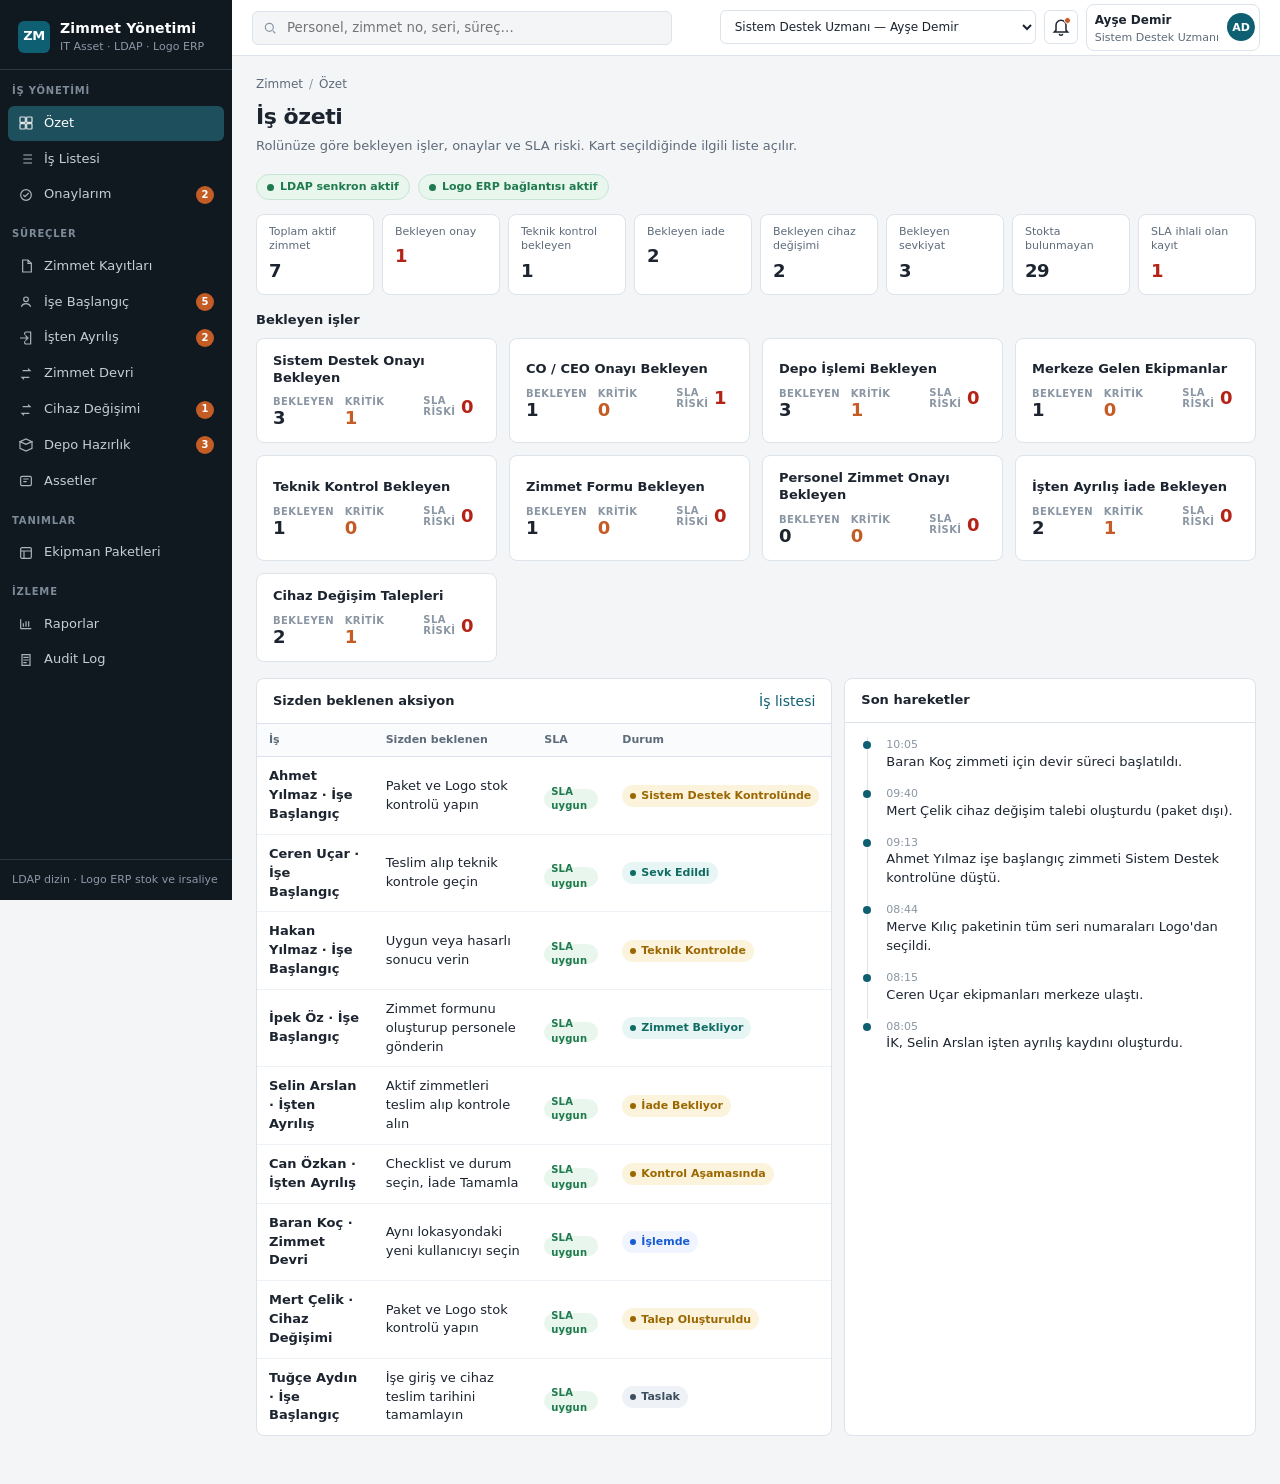
<file: index.html>
<!DOCTYPE html>
<html lang="tr">
<head>
  <meta charset="utf-8" />
  <meta name="viewport" content="width=device-width, initial-scale=1, viewport-fit=cover" />

  <meta http-equiv="Cache-Control" content="no-cache, no-store, must-revalidate" />
  <meta http-equiv="Pragma" content="no-cache" />

  <title>Zimmet Yönetimi — IT Asset</title>

  <link rel="stylesheet" href="app.css?v=20260901-devir2" />
</head>

<body>
  <div id="root"></div>

  <script src="data.js?v=20260901-devir2"></script>
  <script src="app.js?v=20260901-devir2"></script>
</body>
</html>
</file>
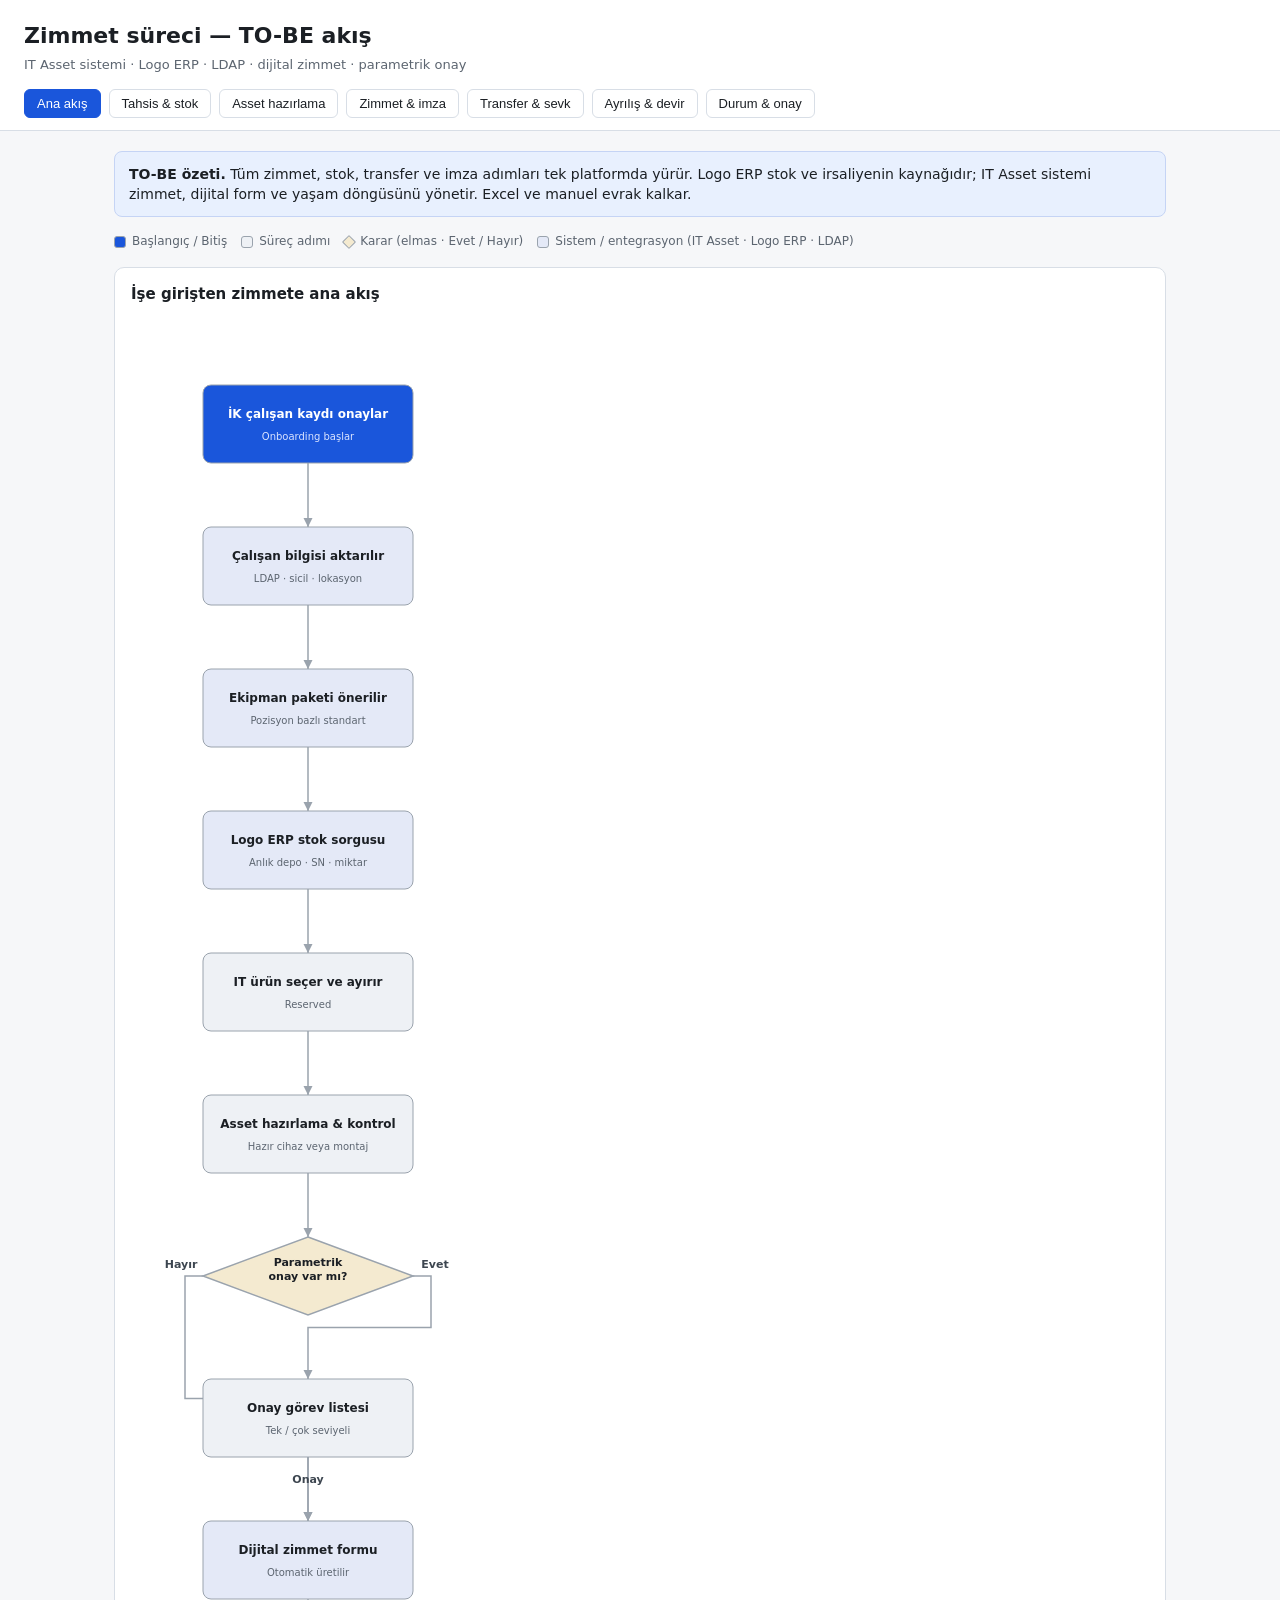
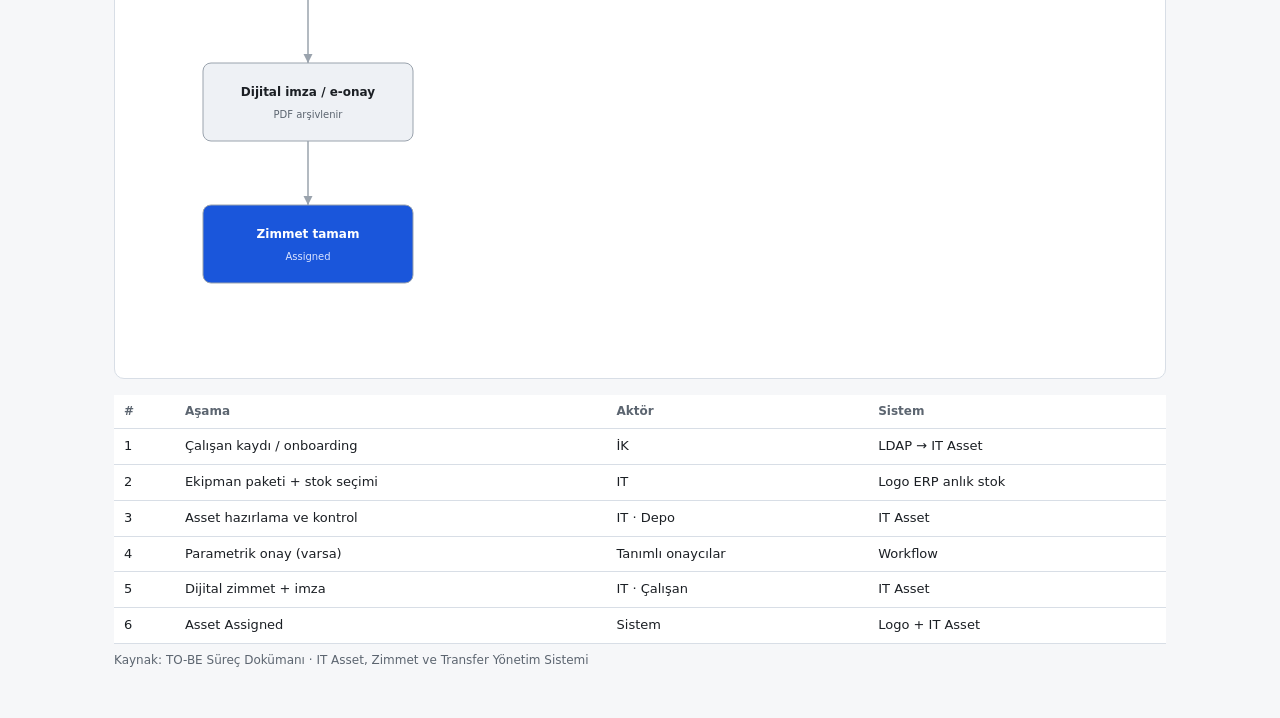
<file: to-be-akis.html>
<!DOCTYPE html>
<html lang="tr">
<head>
  <meta charset="utf-8" />
  <meta name="viewport" content="width=device-width, initial-scale=1" />
  <title>Zimmet süreci — TO-BE akış</title>
  <style>
    :root {
      --bg: #f6f7f9;
      --surface: #ffffff;
      --text: #1b1f24;
      --muted: #5c6570;
      --line: #d8dee6;
      --accent: #1a56db;
      --accent-text: #ffffff;
      --process: #eef1f5;
      --decision: #f4ead0;
      --system: #e4e9f7;
      --start: #1a56db;
    }
    * { box-sizing: border-box; }
    body {
      margin: 0;
      font-family: Segoe UI, system-ui, sans-serif;
      background: var(--bg);
      color: var(--text);
      line-height: 1.45;
    }
    header {
      background: var(--surface);
      border-bottom: 1px solid var(--line);
      padding: 20px 24px 12px;
      position: sticky;
      top: 0;
      z-index: 10;
    }
    h1 { margin: 0 0 4px; font-size: 22px; font-weight: 650; }
    .sub { color: var(--muted); font-size: 13px; margin-bottom: 14px; }
    nav { display: flex; flex-wrap: wrap; gap: 8px; }
    nav button {
      border: 1px solid var(--line);
      background: var(--surface);
      color: var(--text);
      border-radius: 6px;
      padding: 6px 12px;
      font-size: 13px;
      cursor: pointer;
    }
    nav button.active {
      background: var(--accent);
      color: var(--accent-text);
      border-color: var(--accent);
    }
    main { max-width: 1100px; margin: 0 auto; padding: 20px 24px 48px; }
    .note {
      background: #e8f0fe;
      border: 1px solid #c5d4f5;
      border-radius: 8px;
      padding: 12px 14px;
      font-size: 14px;
      margin-bottom: 16px;
    }
    .legend { display: flex; flex-wrap: wrap; gap: 14px; margin: 8px 0 16px; font-size: 12px; color: var(--muted); }
    .legend span { display: inline-flex; align-items: center; gap: 6px; }
    .swatch { width: 12px; height: 12px; border-radius: 3px; border: 1px solid #9aa3ad; display: inline-block; }
    .swatch.diamond { width: 10px; height: 10px; transform: rotate(45deg); border-radius: 1px; }
    .panel {
      background: var(--surface);
      border: 1px solid var(--line);
      border-radius: 10px;
      padding: 16px;
      margin-bottom: 16px;
    }
    .panel h2 { margin: 0 0 8px; font-size: 15px; font-weight: 650; }
    .panel p { margin: 0 0 12px; color: var(--muted); font-size: 14px; }
    .grid { display: grid; grid-template-columns: 1fr 1fr; gap: 12px; }
    @media (max-width: 800px) { .grid { grid-template-columns: 1fr; } }
    table { width: 100%; border-collapse: collapse; font-size: 13px; background: var(--surface); }
    th, td { text-align: left; padding: 8px 10px; border-bottom: 1px solid var(--line); vertical-align: top; }
    th { color: var(--muted); font-weight: 600; font-size: 12px; }
    .flow-wrap { overflow-x: auto; }
    svg text { font-family: Segoe UI, system-ui, sans-serif; }
    footer { color: var(--muted); font-size: 12px; padding-top: 8px; }
  </style>
</head>
<body>
  <header>
    <h1>Zimmet süreci — TO-BE akış</h1>
    <div class="sub">IT Asset sistemi · Logo ERP · LDAP · dijital zimmet · parametrik onay</div>
    <nav id="tabs"></nav>
  </header>
  <main id="app"></main>
  <script>
    const TABS = [
      { id: "ana", label: "Ana akış" },
      { id: "tahsis", label: "Tahsis & stok" },
      { id: "hazirlama", label: "Asset hazırlama" },
      { id: "zimmet", label: "Zimmet & imza" },
      { id: "transfer", label: "Transfer & sevk" },
      { id: "ayrilis", label: "Ayrılış & devir" },
      { id: "durum", label: "Durum & onay" },
    ];

    const FLOWS = {
      ana: {
        nodes: [
          { id: "ik", label: "İK çalışan kaydı onaylar", sub: "Onboarding başlar", kind: "start" },
          { id: "ldap", label: "Çalışan bilgisi aktarılır", sub: "LDAP · sicil · lokasyon", kind: "system" },
          { id: "paket", label: "Ekipman paketi önerilir", sub: "Pozisyon bazlı standart", kind: "system" },
          { id: "stok", label: "Logo ERP stok sorgusu", sub: "Anlık depo · SN · miktar", kind: "system" },
          { id: "secim", label: "IT ürün seçer ve ayırır", sub: "Reserved", kind: "process" },
          { id: "hazir", label: "Asset hazırlama & kontrol", sub: "Hazır cihaz veya montaj", kind: "process" },
          { id: "onay", label: "Parametrik onay var mı?", kind: "decision" },
          { id: "onay_bekle", label: "Onay görev listesi", sub: "Tek / çok seviyeli", kind: "process" },
          { id: "form", label: "Dijital zimmet formu", sub: "Otomatik üretilir", kind: "system" },
          { id: "imza", label: "Dijital imza / e-onay", sub: "PDF arşivlenir", kind: "process" },
          { id: "assigned", label: "Zimmet tamam", sub: "Assigned", kind: "end" },
        ],
        edges: [
          ["ik", "ldap"], ["ldap", "paket"], ["paket", "stok"], ["stok", "secim"],
          ["secim", "hazir"], ["hazir", "onay"],
          ["onay", "onay_bekle", "Evet"], ["onay", "form", "Hayır"],
          ["onay_bekle", "form", "Onay"], ["form", "imza"], ["imza", "assigned"],
        ],
      },
      tahsis: {
        nodes: [
          { id: "start", label: "İK kaydı onaylandı", sub: "İnsan Kaynakları", kind: "start" },
          { id: "bilgi", label: "Sisteme bilgi aktarımı", sub: "Ad · sicil · departman · görev · lokasyon", kind: "system" },
          { id: "oneri", label: "Standart paket önerisi", sub: "Örn. Project Manager paketi", kind: "system" },
          { id: "guncelle", label: "IT paketi günceller mi?", kind: "decision" },
          { id: "paket_evet", label: "Paketi güncelle", sub: "IT kullanıcısı", kind: "process" },
          { id: "paket_hayir", label: "Standart paket", sub: "Değişiklik yok", kind: "process" },
          { id: "logo", label: "Logo ERP stok çekilir", sub: "Kod · ad · SN · depo · miktar", kind: "system" },
          { id: "sec", label: "Teslim edilecek ürün seçilir", sub: "IT kullanıcısı", kind: "process" },
          { id: "reserved", label: "Ürün çalışana ayrılır", sub: "Reserved", kind: "end" },
        ],
        edges: [
          ["start", "bilgi"], ["bilgi", "oneri"], ["oneri", "guncelle"],
          ["guncelle", "paket_evet", "Evet"], ["guncelle", "paket_hayir", "Hayır"],
          ["paket_evet", "logo"], ["paket_hayir", "logo"],
          ["logo", "sec"], ["sec", "reserved"],
        ],
      },
      hazirlama: {
        nodes: [
          { id: "start", label: "Ürün Reserved", kind: "start" },
          { id: "tip", label: "Hazır cihaz mı?", kind: "decision" },
          { id: "teknik", label: "Teknik doğrulama", sub: "Model · SN · talep eşleşmesi", kind: "process" },
          { id: "fizik", label: "Fiziksel kontrol", sub: "Hasar · aksesuar · çalışabilirlik", kind: "process" },
          { id: "yazilim", label: "Yazılım kontrolü", sub: "OS · domain · uygulamalar · güvenlik", kind: "process" },
          { id: "depo", label: "Depo montaj yapar", sub: "Parça seçimi + montaj", kind: "process" },
          { id: "it", label: "IT doğrulama", sub: "Donanım · SN · konfig · yazılım", kind: "process" },
          { id: "ready", label: "Zimmete hazır", sub: "Ready For Assignment", kind: "end" },
        ],
        edges: [
          ["start", "tip"], ["tip", "teknik", "Hazır ürün"], ["tip", "depo", "Toplama PC"],
          ["teknik", "fizik"], ["fizik", "yazilim"], ["yazilim", "ready"],
          ["depo", "it"], ["it", "ready"],
        ],
      },
      zimmet: {
        nodes: [
          { id: "start", label: "Ready For Assignment", kind: "start" },
          { id: "sec", label: "Çalışan + asset seçilir", sub: "IT teslimi başlatır", kind: "process" },
          { id: "auto", label: "Sistem kaydı oluşturur", sub: "Asset · SN · çalışan · tarih", kind: "system" },
          { id: "form", label: "Dijital zimmet formu", sub: "Otomatik PDF", kind: "system" },
          { id: "yontem", label: "Tamamlama yöntemi", kind: "decision" },
          { id: "eonay", label: "Elektronik onay", kind: "process" },
          { id: "dimza", label: "Dijital imza", kind: "process" },
          { id: "pdf", label: "PDF çıktısı", kind: "process" },
          { id: "arsiv", label: "Doküman saklanır", sub: "Assigned", kind: "end" },
        ],
        edges: [
          ["start", "sec"], ["sec", "auto"], ["auto", "form"], ["form", "yontem"],
          ["yontem", "eonay", "E-onay"], ["yontem", "dimza", "Dijital imza"], ["yontem", "pdf", "PDF"],
          ["eonay", "arsiv"], ["dimza", "arsiv"], ["pdf", "arsiv"],
        ],
      },
      transfer: {
        nodes: [
          { id: "start", label: "Transfer oluştur", sub: "Kaynak · hedef · asset · SN", kind: "start" },
          { id: "onay", label: "Onay kuralı aktif mi?", kind: "decision" },
          { id: "onaycilar", label: "Kaynak / hedef onay", sub: "Parametrik · depo sorumluları", kind: "process" },
          { id: "logo", label: "Logo transfer kaydı", sub: "In Stock → In Transfer", kind: "system" },
          { id: "irs", label: "Sevk irsaliyesi oluşturulsun mu?", kind: "decision" },
          { id: "sevk", label: "Logo sevk irsaliyesi", sub: "Numara uygulamaya geri yazılır", kind: "system" },
          { id: "teslim", label: "Hedef teslim alır", sub: "In Transfer → In Stock", kind: "end" },
        ],
        edges: [
          ["start", "onay"], ["onay", "onaycilar", "Evet"], ["onay", "logo", "Hayır"],
          ["onaycilar", "logo"], ["logo", "irs"], ["irs", "sevk", "Evet"],
          ["irs", "teslim", "Hayır"], ["sevk", "teslim"],
        ],
      },
      ayrilis: {
        nodes: [
          { id: "ik", label: "İK işten ayrılış başlatır", kind: "start" },
          { id: "liste", label: "Aktif zimmetler listelenir", sub: "IT Asset sistemi", kind: "system" },
          { id: "kontrol", label: "IT teslim alma kontrolü", sub: "Ürün · SN · aksesuar · hasar · test", kind: "process" },
          { id: "sonuc", label: "Cihaz durumu?", kind: "decision" },
          { id: "reassign", label: "Ready For Reassignment", sub: "Yeniden kullanıma uygun", kind: "end" },
          { id: "maint", label: "Maintenance", sub: "Bakım gerekiyor", kind: "end" },
          { id: "retired", label: "Retired", sub: "Kullanılamaz / hurda", kind: "end" },
        ],
        edges: [
          ["ik", "liste"], ["liste", "kontrol"], ["kontrol", "sonuc"],
          ["sonuc", "reassign", "Uygun"], ["sonuc", "maint", "Bakım"], ["sonuc", "retired", "Hurda"],
        ],
      },
      devir: {
        nodes: [
          { id: "start", label: "Ready For Reassignment", kind: "start" },
          { id: "kullanici", label: "Yeni kullanıcı seçilir", sub: "Depo transferi yok", kind: "process" },
          { id: "kapat", label: "Eski zimmet kapanır", kind: "system" },
          { id: "yeni", label: "Yeni zimmet + form", sub: "Asset geçmişi korunur", kind: "end" },
        ],
        edges: [["start", "kullanici"], ["kullanici", "kapat"], ["kapat", "yeni"]],
      },
      degisim: {
        nodes: [
          { id: "start", label: "Cihaz değişikliği talebi", kind: "start" },
          { id: "yeni_hazir", label: "Yeni cihaz hazırlanır", sub: "Ready For Assignment", kind: "process" },
          { id: "eski", label: "Mevcut cihaz teslim alınır", sub: "Assigned → Ready For Reassignment", kind: "process" },
          { id: "ata", label: "Yeni cihaz zimmetlenir", sub: "Ready For Assignment → Assigned", kind: "system" },
          { id: "form", label: "Yeni zimmet formu", kind: "end" },
        ],
        edges: [["start", "yeni_hazir"], ["yeni_hazir", "eski"], ["eski", "ata"], ["ata", "form"]],
      },
      onay: {
        nodes: [
          { id: "islem", label: "İşlem başlatılır", kind: "start" },
          { id: "kural", label: "Onay kuralı eşleşir mi?", kind: "decision" },
          { id: "gorev", label: "Onaycı görev listesi", sub: "Bildirim · e-posta · hatırlatma", kind: "process" },
          { id: "karar", label: "Onay sonucu?", kind: "decision" },
          { id: "devam", label: "İşlem kaldığı yerden devam", kind: "end" },
          { id: "ret", label: "İşlem sonlanır", sub: "Bilgilendirme + audit log", kind: "end" },
          { id: "direkt", label: "Onaysız devam", sub: "Kural pasif / eşleşmez", kind: "end" },
        ],
        edges: [
          ["islem", "kural"], ["kural", "gorev", "Evet"], ["kural", "direkt", "Hayır"],
          ["gorev", "karar"], ["karar", "devam", "Evet"], ["karar", "ret", "Hayır"],
        ],
      },
    };

    function layout(flow) {
      const nodeWidth = 210, nodeHeight = 78, rankGap = 64, nodeGap = 36, padding = 72;
      const ids = flow.nodes.map((n) => n.id);
      const incoming = Object.fromEntries(ids.map((id) => [id, []]));
      flow.edges.forEach(([from, to]) => incoming[to].push(from));
      const rank = {};
      const visit = new Set();
      function getRank(id) {
        if (rank[id] != null) return rank[id];
        if (visit.has(id)) return 0;
        visit.add(id);
        const preds = incoming[id];
        rank[id] = preds.length ? Math.max(...preds.map(getRank)) + 1 : 0;
        return rank[id];
      }
      ids.forEach(getRank);
      const byRank = {};
      ids.forEach((id) => {
        (byRank[rank[id]] ||= []).push(id);
      });
      const maxRank = Math.max(...Object.keys(byRank).map(Number));
      let maxWidth = 0;
      for (let r = 0; r <= maxRank; r++) {
        const row = byRank[r] || [];
        maxWidth = Math.max(maxWidth, row.length * nodeWidth + Math.max(0, row.length - 1) * nodeGap);
      }
      const positions = {};
      for (let r = 0; r <= maxRank; r++) {
        const row = byRank[r] || [];
        const rowW = row.length * nodeWidth + Math.max(0, row.length - 1) * nodeGap;
        let x = padding + (maxWidth - rowW) / 2;
        const y = padding + r * (nodeHeight + rankGap);
        row.forEach((id) => {
          positions[id] = { x, y };
          x += nodeWidth + nodeGap;
        });
      }
      return {
        positions,
        width: maxWidth + padding * 2,
        height: padding * 2 + (maxRank + 1) * nodeHeight + maxRank * rankGap,
        nodeWidth,
        nodeHeight,
      };
    }

    function fill(kind) {
      if (kind === "decision") return "var(--decision)";
      if (kind === "system") return "var(--system)";
      if (kind === "start" || kind === "end") return "var(--start)";
      return "var(--process)";
    }
    function textFill(kind) {
      return kind === "start" || kind === "end" ? "var(--accent-text)" : "var(--text)";
    }

    function wrapLabel(label, max) {
      if (label.length <= max) return [label];
      const words = label.split(" ");
      const lines = [];
      let cur = "";
      words.forEach((w) => {
        const next = cur ? cur + " " + w : w;
        if (next.length > max && cur) {
          lines.push(cur);
          cur = w;
        } else cur = next;
      });
      if (cur) lines.push(cur);
      return lines.slice(0, 3);
    }

    function branchSide(label, index, count) {
      const s = (label || "").toLowerCase();
      if (s.includes("hayır") || s.includes("ret") || s.includes("toplama") || s.includes("hurda") || s.includes("bakım")) return "left";
      if (s.includes("evet") || s.includes("onay") || s.includes("hazır") || s.includes("uygun")) return "right";
      if (count === 2) return index === 0 ? "left" : "right";
      if (count === 3) return index === 0 ? "left" : index === 1 ? "bottom" : "right";
      return "bottom";
    }

    function anchor(pos, kind, side, W, H) {
      const cx = pos.x + W / 2;
      const cy = pos.y + H / 2;
      if (kind === "decision") {
        if (side === "left") return { x: pos.x, y: cy };
        if (side === "right") return { x: pos.x + W, y: cy };
        if (side === "top") return { x: cx, y: pos.y };
        return { x: cx, y: pos.y + H };
      }
      if (side === "left") return { x: pos.x, y: cy };
      if (side === "right") return { x: pos.x + W, y: cy };
      if (side === "top") return { x: cx, y: pos.y };
      return { x: cx, y: pos.y + H };
    }

    function renderFlow(flow, title) {
      const L = layout(flow);
      const nodeMap = Object.fromEntries(flow.nodes.map((n) => [n.id, n]));
      const markerId = "m-" + title.replace(/\s+/g, "-");
      const outgoing = {};
      flow.edges.forEach((e) => {
        (outgoing[e[0]] ||= []).push(e);
      });
      const sideOf = {};
      Object.keys(outgoing).forEach((from) => {
        const list = outgoing[from];
        list.forEach((e, i) => {
          sideOf[e[0] + "->" + e[1]] = list.length === 1 ? "bottom" : branchSide(e[2], i, list.length);
        });
        if (list.length === 2) {
          const sides = list.map((e) => sideOf[e[0] + "->" + e[1]]);
          if (sides[0] === sides[1]) {
            sideOf[list[0][0] + "->" + list[0][1]] = "left";
            sideOf[list[1][0] + "->" + list[1][1]] = "right";
          }
        }
        if (list.length === 3) {
          const used = new Set();
          list.forEach((e, i) => {
            let s = sideOf[e[0] + "->" + e[1]];
            if (used.has(s)) s = ["left", "bottom", "right"].find((x) => !used.has(x));
            used.add(s);
            sideOf[e[0] + "->" + e[1]] = s;
          });
        }
      });

      const lines = flow.edges.map(([from, to, label]) => {
        const a = L.positions[from], b = L.positions[to];
        const fromKind = nodeMap[from].kind;
        const toKind = nodeMap[to].kind;
        const side = sideOf[from + "->" + to] || "bottom";
        const p1 = anchor(a, fromKind, side, L.nodeWidth, L.nodeHeight);
        const p2 = anchor(b, toKind, "top", L.nodeWidth, L.nodeHeight);
        let d;
        if (side === "left" || side === "right") {
          const elbow = side === "left" ? p1.x - 18 : p1.x + 18;
          const midY = (p1.y + p2.y) / 2;
          d = `M ${p1.x} ${p1.y} L ${elbow} ${p1.y} L ${elbow} ${midY} L ${p2.x} ${midY} L ${p2.x} ${p2.y}`;
        } else {
          d = `M ${p1.x} ${p1.y} L ${p2.x} ${p2.y}`;
        }
        const lx = side === "left" ? p1.x - 22 : side === "right" ? p1.x + 22 : (p1.x + p2.x) / 2;
        const ly = side === "bottom" ? (p1.y + p2.y) / 2 - 6 : p1.y - 8;
        const lbl = label
          ? `<text x="${lx}" y="${ly}" text-anchor="middle" fill="#3d4650" font-size="11" font-weight="600">${label}</text>`
          : "";
        return `<g>
          <path d="${d}" fill="none" stroke="#9aa3ad" stroke-width="1.5" marker-end="url(#${markerId})" />
          ${lbl}
        </g>`;
      }).join("");

      const boxes = flow.nodes.map((n) => {
        const p = L.positions[n.id];
        const color = textFill(n.kind);
        const cx = p.x + L.nodeWidth / 2;
        const cy = p.y + L.nodeHeight / 2;
        const maxChars = n.kind === "decision" ? 14 : 28;
        const linesOf = wrapLabel(n.label, maxChars);
        const shape = n.kind === "decision"
          ? `<polygon points="${cx},${p.y} ${p.x + L.nodeWidth},${cy} ${cx},${p.y + L.nodeHeight} ${p.x},${cy}" fill="${fill(n.kind)}" stroke="#9aa3ad" stroke-width="1.5" />`
          : `<rect x="${p.x}" y="${p.y}" width="${L.nodeWidth}" height="${L.nodeHeight}" rx="8" fill="${fill(n.kind)}" stroke="#9aa3ad" />`;
        const startY = n.sub && n.kind !== "decision"
          ? cy - 6 - (linesOf.length - 1) * 6
          : cy + 4 - (linesOf.length * 7);
        const text = linesOf.map((line, i) =>
          `<text x="${cx}" y="${startY + i * 14}" text-anchor="middle" fill="${color}" font-size="${n.kind === "decision" ? 11 : 12}" font-weight="600">${line}</text>`
        ).join("");
        const sub = n.sub && n.kind !== "decision"
          ? `<text x="${cx}" y="${cy + 16}" text-anchor="middle" fill="${n.kind === "start" || n.kind === "end" ? "#dbe4ff" : "#5c6570"}" font-size="10">${n.sub.length > 32 ? n.sub.slice(0, 30) + "…" : n.sub}</text>`
          : "";
        return `<g>${shape}${text}${sub}</g>`;
      }).join("");

      return `<div class="flow-wrap"><svg width="${L.width}" height="${L.height}">
        <defs><marker id="${markerId}" markerWidth="8" markerHeight="8" refX="6" refY="3" orient="auto">
          <path d="M0,0 L6,3 L0,6 Z" fill="#9aa3ad" />
        </marker></defs>
        ${lines}${boxes}
      </svg></div>`;
    }

    function legend() {
      return `<div class="legend">
        <span><i class="swatch" style="background:var(--start)"></i> Başlangıç / Bitiş</span>
        <span><i class="swatch" style="background:var(--process)"></i> Süreç adımı</span>
        <span><i class="swatch diamond" style="background:var(--decision)"></i> Karar (elmas · Evet / Hayır)</span>
        <span><i class="swatch" style="background:var(--system)"></i> Sistem / entegrasyon (IT Asset · Logo ERP · LDAP)</span>
      </div>`;
    }

    function table(headers, rows) {
      return `<table><thead><tr>${headers.map((h) => `<th>${h}</th>`).join("")}</tr></thead>
        <tbody>${rows.map((r) => `<tr>${r.map((c) => `<td>${c}</td>`).join("")}</tr>`).join("")}</tbody></table>`;
    }

    const pages = {
      ana() {
        return `
          <div class="note"><b>TO-BE özeti.</b> Tüm zimmet, stok, transfer ve imza adımları tek platformda yürür. Logo ERP stok ve irsaliyenin kaynağıdır; IT Asset sistemi zimmet, dijital form ve yaşam döngüsünü yönetir. Excel ve manuel evrak kalkar.</div>
          ${legend()}
          <div class="panel">
            <h2>İşe girişten zimmete ana akış</h2>
            ${renderFlow(FLOWS.ana, "ana")}
          </div>
          ${table(["#", "Aşama", "Aktör", "Sistem"], [
            ["1", "Çalışan kaydı / onboarding", "İK", "LDAP → IT Asset"],
            ["2", "Ekipman paketi + stok seçimi", "IT", "Logo ERP anlık stok"],
            ["3", "Asset hazırlama ve kontrol", "IT · Depo", "IT Asset"],
            ["4", "Parametrik onay (varsa)", "Tanımlı onaycılar", "Workflow"],
            ["5", "Dijital zimmet + imza", "IT · Çalışan", "IT Asset"],
            ["6", "Asset Assigned", "Sistem", "Logo + IT Asset"],
          ])}
        `;
      },
      tahsis() {
        return `
          <div class="panel">
            <h2>İşe giriş ve ekipman tahsisi</h2>
            <p>İK kaydı onaylanınca onboarding başlar. Pozisyona göre standart paket önerilir; IT gerekirse günceller. Seçim anında Logo ERP’den stok, depo ve seri numarası çekilir; seçilen ürün çalışana ayrılır (Reserved).</p>
            ${renderFlow(FLOWS.tahsis, "tahsis")}
          </div>
          <div class="grid">
            <div class="panel"><h2>Aktarılan çalışan bilgileri</h2>
              <p>Ad Soyad · Sicil No · Departman · Görev · Lokasyon</p></div>
            <div class="panel"><h2>Logo stok ekranı</h2>
              <p>Ürün kodu · ürün adı · seri numarası · depo · stok durumu · miktar</p></div>
          </div>
        `;
      },
      hazirlama() {
        return `
          <div class="panel">
            <h2>Asset hazırlama ve teknik kontrol</h2>
            <p>Hazır cihazlarda IT teknik, fiziksel ve yazılım kontrollerini yapar. Toplama bilgisayarda montaj depoya aittir; ardından IT donanım, seri, konfigürasyon ve yazılımı doğrular. Uygun cihaz Ready For Assignment olur.</p>
            ${renderFlow(FLOWS.hazirlama, "hazirlama")}
          </div>
        `;
      },
      zimmet() {
        return `
          <div class="panel">
            <h2>Zimmet oluşturma ve dijital imza</h2>
            <p>IT çalışanı ve asset’i seçip teslimi başlatır. Sistem formu otomatik üretir; elektronik onay, dijital imza veya PDF ile tamamlanır. İmzalı doküman sistemde saklanır.</p>
            ${renderFlow(FLOWS.zimmet, "zimmet")}
          </div>
          ${table(["Form bölümü", "Alanlar"], [
            ["Çalışan", "Ad Soyad · Sicil No · Departman"],
            ["Asset", "Ürün adı · marka · model · SN · asset no"],
            ["Teslim", "Teslim eden · teslim alan · teslim tarihi"],
          ])}
        `;
      },
      transfer() {
        return `
          <div class="panel">
            <h2>Depolar / lokasyonlar arası transfer</h2>
            <p>Kaynak-hedef depo, asset, miktar ve seri seçilir. Sistem Logo’da transfer kaydı açar. Durum In Stock → In Transfer → teslimde tekrar In Stock olur. İstenirse sevk irsaliyesi aynı ekrandan üretilir.</p>
            ${renderFlow(FLOWS.transfer, "transfer")}
          </div>
        `;
      },
      ayrilis() {
        return `
          <div class="panel">
            <h2>İşten ayrılış ve iade</h2>
            <p>İK ayrılışı başlatır; sistem aktif zimmetleri listeler. IT ürün, seri, aksesuar, hasar ve çalışma testini yapar. Sonuç cihaza göre Ready For Reassignment, Maintenance veya Retired olur.</p>
            ${renderFlow(FLOWS.ayrilis, "ayrilis")}
          </div>
          <div class="grid">
            <div class="panel">
              <h2>Zimmet devri (reassignment)</h2>
              <p>Uygun cihaz depoya gitmeden yeni kullanıcıya atanır. Eski zimmet kapanır, yeni form üretilir, geçmiş korunur.</p>
              ${renderFlow(FLOWS.devir, "devir")}
            </div>
            <div class="panel">
              <h2>Cihaz değişikliği</h2>
              <p>Yeni cihaz hazırlanır, mevcut cihaz teslim alınır. Eski Ready For Reassignment, yeni Assigned olur; form otomatik üretilir.</p>
              ${renderFlow(FLOWS.degisim, "degisim")}
            </div>
          </div>
        `;
      },
      durum() {
        return `
          <div class="panel">
            <h2>Asset durum yaşam döngüsü</h2>
            ${table(["Durum", "Anlam", "Tipik geçiş"], [
              ["In Stock", "Depoda", "Transfer / zimmet hazırlığı"],
              ["Reserved", "Kullanıcı için ayrıldı", "Stok seçimi sonrası"],
              ["In Transfer", "Transfer sürecinde", "Depolar / lokasyonlar arası"],
              ["Ready For Assignment", "Zimmete hazır", "Kontrol tamam"],
              ["Assigned", "Kullanıcı zimmetinde", "İmza sonrası"],
              ["Returned", "İade alındı", "Ayrılış / değişim"],
              ["Ready For Reassignment", "Yeniden zimmetlenebilir", "Uygun iade"],
              ["Maintenance", "Bakımda", "Hasar / arıza"],
              ["Retired", "Hurdaya ayrıldı", "Kullanılamaz"],
              ["Lost / Stolen", "Kayıp / çalıntı", "İstisna durum"],
            ])}
          </div>
          <div class="panel">
            <h2>Parametrik onay</h2>
            <p>Onaylar koda gömülmez; yönetici kural tanımlar. Tek veya çok seviyeli olabilir. Onaycılar sabit kullanıcı, yönetici hiyerarşisi, rol, lokasyon veya departmana göre belirlenir.</p>
            ${renderFlow(FLOWS.onay, "onay")}
            ${table(["Süreç", "Onay örneği"], [
              ["Yeni zimmet / ek ekipman", "Standart pakette onay yok; özel üründe yönetici"],
              ["Cihaz değişimi · zimmet devri · iade", "İşlem tipine göre kural"],
              ["Depo / lokasyon transferi", "Kaynak ve hedef depo sorumluları"],
              ["Sevk irsaliyesi · hurda", "IT yöneticisi onayı"],
              ["Satın alma / standart dışı talep", "Maliyet eşiği + bütçe sorumlusu"],
            ])}
          </div>
          <div class="note"><b>LDAP.</b> Ad, e-posta, departman, ünvan, lokasyon, yönetici ve kullanıcı durumu dizin servisinden alınır. Workflow onaycıları bu bilgiden otomatik çözülür.</div>
        `;
      },
    };

    let current = new URLSearchParams(location.search).get("tab") || "ana";
    if (!pages[current]) current = "ana";

    function render() {
      const nav = document.getElementById("tabs");
      nav.innerHTML = TABS.map((t) =>
        `<button class="${t.id === current ? "active" : ""}" data-tab="${t.id}">${t.label}</button>`
      ).join("");
      nav.querySelectorAll("button").forEach((btn) => {
        btn.onclick = () => {
          current = btn.dataset.tab;
          history.replaceState(null, "", "?tab=" + current);
          render();
        };
      });
      document.getElementById("app").innerHTML = pages[current]() +
        `<footer>Kaynak: TO-BE Süreç Dokümanı · IT Asset, Zimmet ve Transfer Yönetim Sistemi</footer>`;
    }
    render();
  </script>
</body>
</html>
</file>
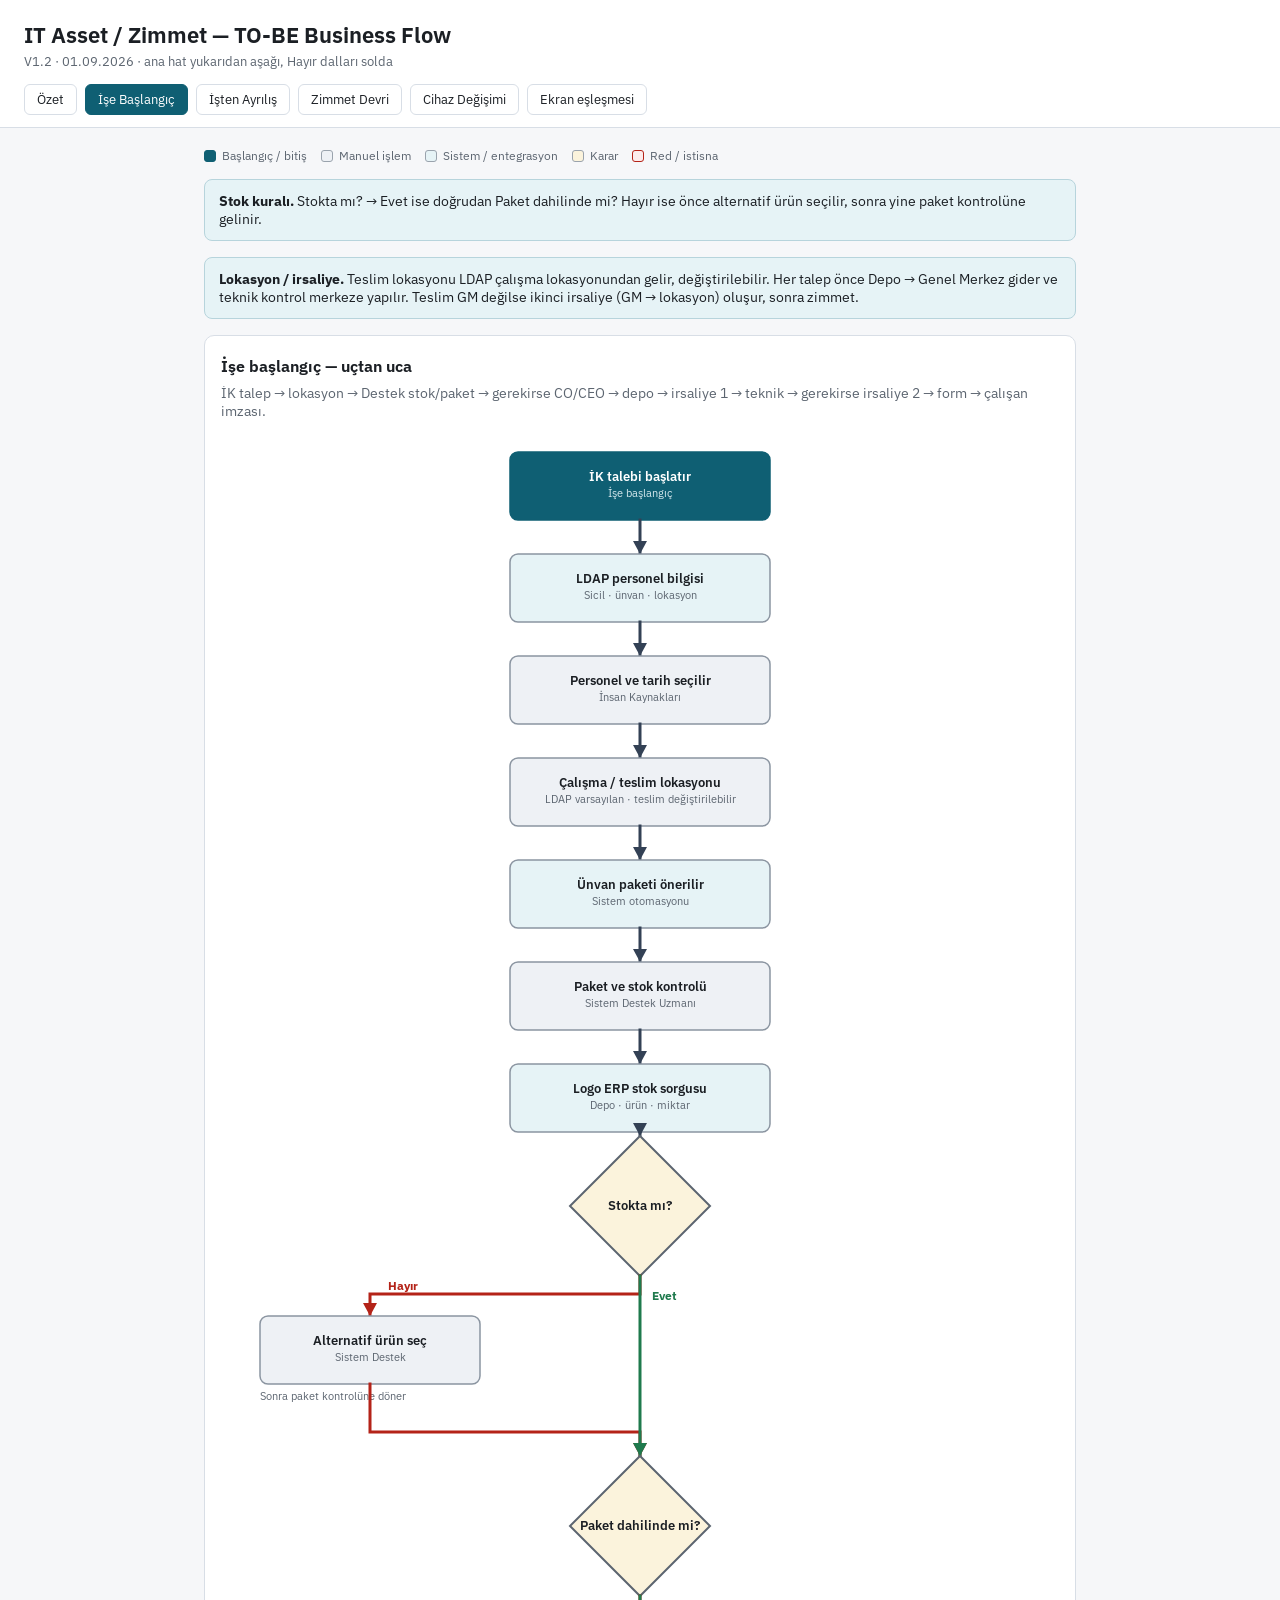
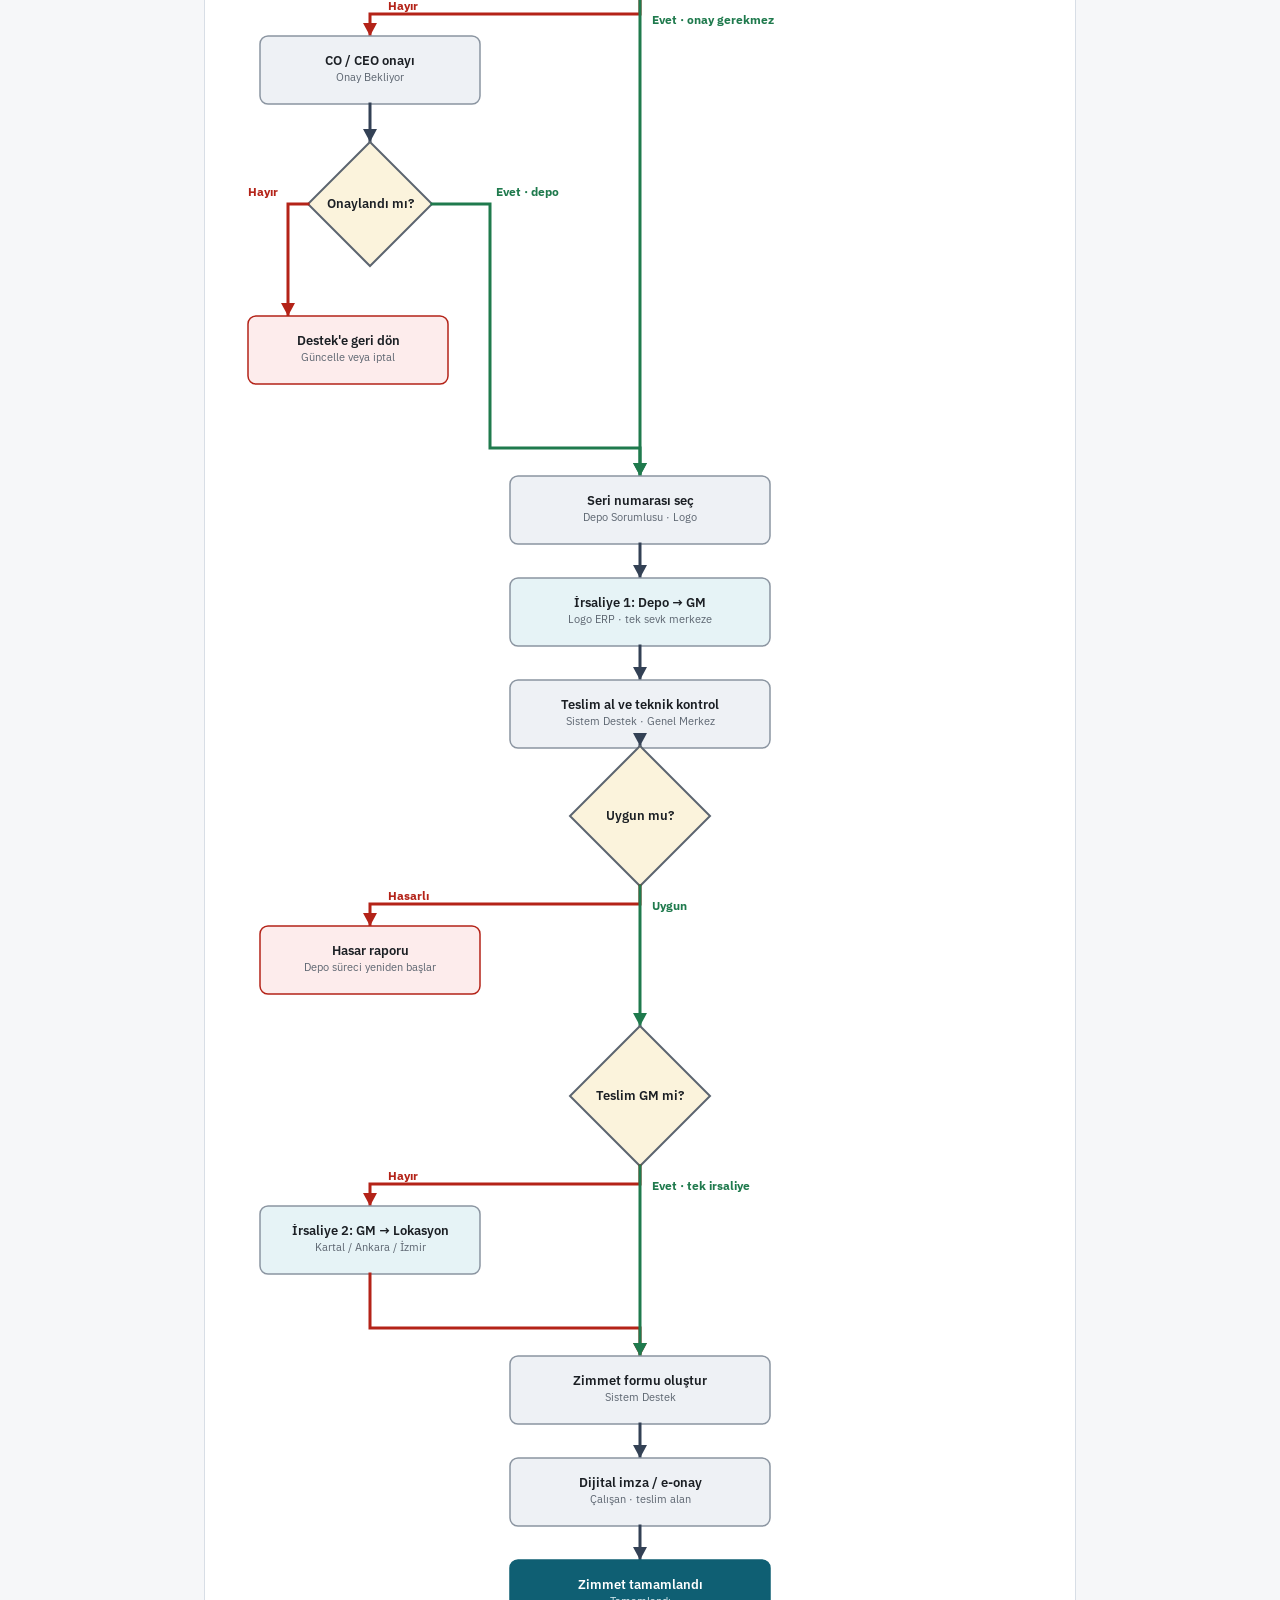
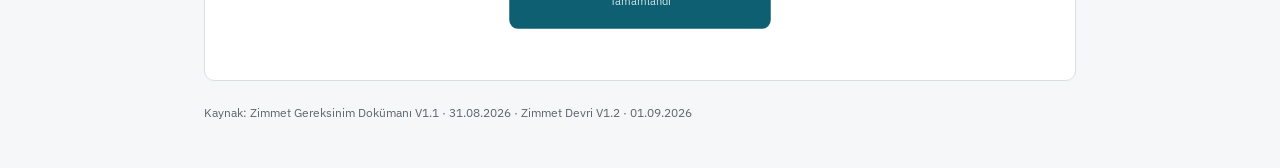
<file: tobe-flow.html>
<!DOCTYPE html>
<html lang="tr">
<head>
  <meta charset="utf-8" />
  <meta name="viewport" content="width=device-width, initial-scale=1" />
  <title>Zimmet TO-BE Business Flow</title>
  <link rel="preconnect" href="https://fonts.googleapis.com" />
  <link rel="preconnect" href="https://fonts.gstatic.com" crossorigin />
  <link href="https://fonts.googleapis.com/css2?family=IBM+Plex+Sans:wght@400;500;600;700&display=swap" rel="stylesheet" />
  <style>
    :root {
      --bg: #f6f7f9;
      --surface: #ffffff;
      --text: #1b1f24;
      --muted: #5c6570;
      --line: #d8dee6;
      --accent: #0f5f73;
      --process: #eef1f5;
      --decision: #fbf3dc;
      --system: #e6f3f6;
      --exception: #fdecec;
      --yes: #1f7a4d;
      --no: #b42318;
      --font: "IBM Plex Sans", "Segoe UI", system-ui, sans-serif;
    }
    * { box-sizing: border-box; }
    body { margin: 0; font-family: var(--font); background: var(--bg); color: var(--text); }
    header {
      background: var(--surface);
      border-bottom: 1px solid var(--line);
      padding: 20px 24px 12px;
      position: sticky; top: 0; z-index: 10;
    }
    h1 { margin: 0 0 4px; font-size: 22px; font-weight: 650; }
    .sub { color: var(--muted); font-size: 13px; margin-bottom: 14px; }
    nav { display: flex; flex-wrap: wrap; gap: 8px; }
    nav button {
      border: 1px solid var(--line); background: var(--surface); color: var(--text);
      border-radius: 6px; padding: 6px 12px; font-size: 13px; font-family: inherit; cursor: pointer;
    }
    nav button.active { background: var(--accent); color: #fff; border-color: var(--accent); }
    main { max-width: 920px; margin: 0 auto; padding: 20px 24px 48px; }
    .note {
      background: #e6f3f6; border: 1px solid #b7d4dc; border-radius: 8px;
      padding: 12px 14px; font-size: 14px; margin-bottom: 16px;
    }
    .legend { display: flex; flex-wrap: wrap; gap: 14px; margin: 0 0 16px; font-size: 12px; color: var(--muted); }
    .legend span { display: inline-flex; align-items: center; gap: 6px; }
    .swatch { width: 12px; height: 12px; border-radius: 3px; border: 1px solid #9aa3ad; display: inline-block; }
    .panel {
      background: var(--surface); border: 1px solid var(--line); border-radius: 10px;
      padding: 20px 16px 28px; margin-bottom: 16px;
    }
    .panel h2 { margin: 0 0 8px; font-size: 16px; font-weight: 650; }
    .panel p { margin: 0 0 16px; color: var(--muted); font-size: 14px; }
    table { width: 100%; border-collapse: collapse; font-size: 13px; }
    th, td { text-align: left; padding: 8px 10px; border-bottom: 1px solid var(--line); vertical-align: top; }
    th { color: var(--muted); font-weight: 600; font-size: 12px; }
    footer { color: var(--muted); font-size: 12px; padding-top: 8px; }
    .chart { width: 100%; overflow-x: auto; }
    .chart svg { display: block; width: 100%; max-width: 800px; height: auto; margin: 0 auto; }
  </style>
</head>
<body>
  <header>
    <h1>IT Asset / Zimmet — TO-BE Business Flow</h1>
    <div class="sub">V1.2 · 01.09.2026 · ana hat yukarıdan aşağı, Hayır dalları solda</div>
    <nav id="tabs"></nav>
  </header>
  <main id="app"></main>
  <script>
    const TABS = [
      { id: "ozet", label: "Özet" },
      { id: "onb", label: "İşe Başlangıç" },
      { id: "ayrilis", label: "İşten Ayrılış" },
      { id: "devir", label: "Zimmet Devri" },
      { id: "degisim", label: "Cihaz Değişimi" },
      { id: "eslesme", label: "Ekran eşleşmesi" },
    ];

    const INK = "#1b1f24";
    const MUTED = "#5c6570";
    const LINE = "#334155";
    const YES = "#1f7a4d";
    const NO = "#b42318";

    function esc(s) {
      return String(s).replace(/&/g, "&amp;").replace(/</g, "&lt;").replace(/>/g, "&gt;");
    }
    function chart(w, h, inner) {
      return `<div class="chart"><svg xmlns="http://www.w3.org/2000/svg" width="${w}" height="${h}" viewBox="0 0 ${w} ${h}" font-family="IBM Plex Sans, Segoe UI, sans-serif">${inner}</svg></div>`;
    }
    function box(x, y, w, h, title, sub, kind) {
      const fill = kind === "start" || kind === "end" ? "#0f5f73"
        : kind === "system" ? "#e6f3f6"
        : kind === "exception" ? "#fdecec" : "#eef1f5";
      const stroke = kind === "start" || kind === "end" ? "#0f5f73"
        : kind === "exception" ? NO : "#8b95a1";
      const tc = kind === "start" || kind === "end" ? "#ffffff" : INK;
      const sc = kind === "start" || kind === "end" ? "#d5e8ed" : MUTED;
      const ty = sub ? y + h / 2 - 5 : y + h / 2 + 4;
      let out = `<rect x="${x}" y="${y}" width="${w}" height="${h}" rx="8" fill="${fill}" stroke="${stroke}" stroke-width="1.5"/>`;
      out += `<text x="${x + w / 2}" y="${ty}" text-anchor="middle" font-size="13" font-weight="600" fill="${tc}">${esc(title)}</text>`;
      if (sub) out += `<text x="${x + w / 2}" y="${ty + 16}" text-anchor="middle" font-size="11" fill="${sc}">${esc(sub)}</text>`;
      return out;
    }
    function dia(cx, cy, r, label) {
      return `<polygon points="${cx},${cy - r} ${cx + r},${cy} ${cx},${cy + r} ${cx - r},${cy}" fill="#fbf3dc" stroke="#5c6570" stroke-width="2"/>` +
        `<text x="${cx}" y="${cy + 4}" text-anchor="middle" font-size="13" font-weight="600" fill="${INK}">${esc(label)}</text>`;
    }
    function head(x, y, dir, color) {
      const a = 7, b = 13;
      if (dir === "d") return `<polygon points="${x},${y} ${x - a},${y - b} ${x + a},${y - b}" fill="${color}"/>`;
      if (dir === "u") return `<polygon points="${x},${y} ${x - a},${y + b} ${x + a},${y + b}" fill="${color}"/>`;
      if (dir === "r") return `<polygon points="${x},${y} ${x - b},${y - a} ${x - b},${y + a}" fill="${color}"/>`;
      return `<polygon points="${x},${y} ${x + b},${y - a} ${x + b},${y + a}" fill="${color}"/>`;
    }
    function seg(x1, y1, x2, y2, color) {
      return `<line x1="${x1}" y1="${y1}" x2="${x2}" y2="${y2}" stroke="${color}" stroke-width="3" stroke-linecap="square"/>`;
    }
    function vArr(x, y1, y2, color) {
      color = color || LINE;
      return seg(x, y1, x, y2 - 1, color) + head(x, y2, "d", color);
    }
    function pathArr(pts, dir, color) {
      color = color || LINE;
      const pairs = [];
      for (let i = 0; i < pts.length; i += 2) pairs.push(pts[i] + "," + pts[i + 1]);
      return `<polyline points="${pairs.join(" ")}" fill="none" stroke="${color}" stroke-width="3" stroke-linejoin="miter" stroke-linecap="square"/>` +
        head(pts[pts.length - 2], pts[pts.length - 1], dir, color);
    }
    function label(x, y, text, color) {
      return `<text x="${x}" y="${y}" font-size="12" font-weight="700" fill="${color}">${esc(text)}</text>`;
    }
    function note(x, y, text) {
      return `<text x="${x}" y="${y}" font-size="11" fill="${MUTED}">${esc(text)}</text>`;
    }

    function stackFlow(steps) {
      const CX = 400, BX = 270, BW = 260, BH = 68, GAP = 34;
      let y = 16, out = "";
      steps.forEach((s, i) => {
        if (i) out += vArr(CX, y - GAP, y);
        out += box(BX, y, BW, BH, s[0], s[1], s[2]);
        y += BH + GAP;
      });
      return chart(800, y + 8, out);
    }

    function onbFlow() {
      const CX = 400, BX = 270, BW = 260, BH = 68, R = 70, L = 130;
      let o = "";

      const yIk = 16, yLdap = 118, yPer = 220, yLoc = 322, yPak = 424, yStok = 526, yLogo = 628;
      o += box(BX, yIk, BW, BH, "İK talebi başlatır", "İşe başlangıç", "start");
      o += vArr(CX, yIk + BH, yLdap);
      o += box(BX, yLdap, BW, BH, "LDAP personel bilgisi", "Sicil · ünvan · lokasyon", "system");
      o += vArr(CX, yLdap + BH, yPer);
      o += box(BX, yPer, BW, BH, "Personel ve tarih seçilir", "İnsan Kaynakları");
      o += vArr(CX, yPer + BH, yLoc);
      o += box(BX, yLoc, BW, BH, "Çalışma / teslim lokasyonu", "LDAP varsayılan · teslim değiştirilebilir");
      o += vArr(CX, yLoc + BH, yPak);
      o += box(BX, yPak, BW, BH, "Ünvan paketi önerilir", "Sistem otomasyonu", "system");
      o += vArr(CX, yPak + BH, yStok);
      o += box(BX, yStok, BW, BH, "Paket ve stok kontrolü", "Sistem Destek Uzmanı");
      o += vArr(CX, yStok + BH, yLogo);
      o += box(BX, yLogo, BW, BH, "Logo ERP stok sorgusu", "Depo · ürün · miktar", "system");

      const d1 = 770;
      o += vArr(CX, yLogo + BH, d1 - R);
      o += dia(CX, d1, R, "Stokta mı?");

      const altY = 880;
      o += pathArr([CX, d1 + R, CX, d1 + R + 18, L, d1 + R + 18, L, altY], "d", NO);
      o += label(148, d1 + R + 14, "Hayır", NO);
      o += box(20, altY, 220, BH, "Alternatif ürün seç", "Sistem Destek");
      o += note(20, altY + BH + 16, "Sonra paket kontrolüne döner");

      const d2 = 1090;
      o += pathArr([L, altY + BH, L, d2 - R - 24, CX, d2 - R - 24, CX, d2 - R], "d", NO);
      o += vArr(CX, d1 + R, d2 - R, YES);
      o += label(412, d1 + R + 24, "Evet", YES);
      o += dia(CX, d2, R, "Paket dahilinde mi?");

      const ceoY = 1200;
      o += pathArr([CX, d2 + R, CX, d2 + R + 18, L, d2 + R + 18, L, ceoY], "d", NO);
      o += label(148, d2 + R + 14, "Hayır", NO);
      o += box(20, ceoY, 220, BH, "CO / CEO onayı", "Onay Bekliyor");

      const d3x = L, d3y = 1368, d3r = 62;
      o += vArr(L, ceoY + BH, d3y - d3r);
      o += dia(d3x, d3y, d3r, "Onaylandı mı?");

      const retY = 1480;
      o += pathArr([d3x - d3r, d3y, 48, d3y, 48, retY], "d", NO);
      o += label(8, d3y - 8, "Hayır", NO);
      o += box(8, retY, 200, BH, "Destek'e geri dön", "Güncelle veya iptal", "exception");

      const seriY = 1640;
      o += pathArr([d3x + d3r, d3y, 250, d3y, 250, seriY - 28, CX, seriY - 28, CX, seriY], "d", YES);
      o += label(256, d3y - 8, "Evet · depo", YES);
      o += vArr(CX, d2 + R, seriY, YES);
      o += label(412, d2 + R + 28, "Evet · onay gerekmez", YES);

      o += box(BX, seriY, BW, BH, "Seri numarası seç", "Depo Sorumlusu · Logo");
      const yIrs = 1742;
      const yTek = 1844;
      o += vArr(CX, seriY + BH, yIrs);
      o += box(BX, yIrs, BW, BH, "İrsaliye 1: Depo → GM", "Logo ERP · tek sevk merkeze", "system");
      o += vArr(CX, yIrs + BH, yTek);
      o += box(BX, yTek, BW, BH, "Teslim al ve teknik kontrol", "Sistem Destek · Genel Merkez");

      const d4 = 1980;
      o += vArr(CX, yTek + BH, d4 - R);
      o += dia(CX, d4, R, "Uygun mu?");

      const hasY = 2090;
      o += pathArr([CX, d4 + R, CX, d4 + R + 18, L, d4 + R + 18, L, hasY], "d", NO);
      o += label(148, d4 + R + 14, "Hasarlı", NO);
      o += box(20, hasY, 220, BH, "Hasar raporu", "Depo süreci yeniden başlar", "exception");

      const d5 = 2260;
      o += vArr(CX, d4 + R, d5 - R, YES);
      o += label(412, d4 + R + 24, "Uygun", YES);
      o += dia(CX, d5, R, "Teslim GM mi?");

      const locY = 2370;
      o += pathArr([CX, d5 + R, CX, d5 + R + 18, L, d5 + R + 18, L, locY], "d", NO);
      o += label(148, d5 + R + 14, "Hayır", NO);
      o += box(20, locY, 220, BH, "İrsaliye 2: GM → Lokasyon", "Kartal / Ankara / İzmir", "system");

      const formY = 2520;
      o += pathArr([L, locY + BH, L, formY - 28, CX, formY - 28, CX, formY], "d", NO);
      o += vArr(CX, d5 + R, formY, YES);
      o += label(412, d5 + R + 24, "Evet · tek irsaliye", YES);
      o += box(BX, formY, BW, BH, "Zimmet formu oluştur", "Sistem Destek");
      const yImza = 2622;
      const yEnd = 2724;
      o += vArr(CX, formY + BH, yImza);
      o += box(BX, yImza, BW, BH, "Dijital imza / e-onay", "Çalışan · teslim alan");
      o += vArr(CX, yImza + BH, yEnd);
      o += box(BX, yEnd, BW, BH, "Zimmet tamamlandı", "Tamamlandı", "end");

      return chart(800, yEnd + BH + 24, o);
    }

    function ayrilisFlow() {
      const CX = 400, BX = 270, BW = 260, BH = 68, R = 70, L = 130;
      let o = "";
      const y1 = 16, y2 = 118, y3 = 220, y4 = 322, y5 = 424;
      o += box(BX, y1, BW, BH, "İK işten ayrılış kaydı", "İade Bekliyor", "start");
      o += vArr(CX, y1 + BH, y2);
      o += box(BX, y2, BW, BH, "Aktif zimmetleri getir", "Sistem", "system");
      o += vArr(CX, y2 + BH, y3);
      o += box(BX, y3, BW, BH, "Destek'e bildir", "Uygulama bildirimi", "system");
      o += vArr(CX, y3 + BH, y4);
      o += box(BX, y4, BW, BH, "Ürünleri teslim al", "Sistem Destek");
      o += vArr(CX, y4 + BH, y5);
      o += box(BX, y5, BW, BH, "Kontrol formu", "Model · seri · aksesuar · hasar");

      const d1 = 560;
      o += vArr(CX, y5 + BH, d1 - R);
      o += dia(CX, d1, R, "Lokasyon aynı mı?");
      const stopY = 670;
      o += pathArr([CX, d1 + R, CX, d1 + R + 18, L, d1 + R + 18, L, stopY], "d", NO);
      o += label(148, d1 + R + 14, "Hayır", NO);
      o += box(20, stopY, 220, BH, "Teslim durur", "Teslim ≠ çalışan lokasyonu", "exception");

      const y6 = 810;
      o += vArr(CX, d1 + R, y6, YES);
      o += label(412, d1 + R + 24, "Evet", YES);
      o += box(BX, y6, BW, BH, "Cihaz durumu seç", "Yeniden / bakım / hurda");
      const y7 = 912;
      o += vArr(CX, y6 + BH, y7);
      o += box(BX, y7, BW, BH, "İade Tamamla", "Sistem Destek");

      const d2 = 1050;
      o += vArr(CX, y7 + BH, d2 - R);
      o += dia(CX, d2, R, "GM dışı teslim?");
      const irs2Y = 1160;
      o += pathArr([CX, d2 + R, CX, d2 + R + 18, L, d2 + R + 18, L, irs2Y], "d", YES);
      o += label(148, d2 + R + 14, "Evet", YES);
      o += box(20, irs2Y, 220, BH, "İkinci sevk irsaliyesi", "Lokasyon → Genel Merkez", "system");

      const y8 = 1310;
      o += pathArr([L, irs2Y + BH, L, y8 - 28, CX, y8 - 28, CX, y8], "d", YES);
      o += vArr(CX, d2 + R, y8, NO);
      o += label(412, d2 + R + 24, "Hayır · tek irsaliye", NO);
      o += box(BX, y8, BW, BH, "Merkez depoya sevk", "Logo ERP irsaliye", "system");
      const y9 = 1412, y10 = 1514;
      o += vArr(CX, y8 + BH, y9);
      o += box(BX, y9, BW, BH, "Asset durumunu güncelle", "Sistem", "system");
      o += vArr(CX, y9 + BH, y10);
      o += box(BX, y10, BW, BH, "Süreç kapatıldı", "Tamamlandı", "end");
      return chart(800, y10 + BH + 24, o);
    }

    function devirFlow() {
      const CX = 400, BX = 270, BW = 260, BH = 68, R = 70, L = 130, RX = 660, RB = 540;
      let o = "";
      const y1 = 16, y2 = 118, y3 = 220, yMgr = 322, yCeo = 424;
      o += box(BX, y1, BW, BH, "Asset / zimmet seç", "Sistem Destek Uzmanı", "start");
      o += vArr(CX, y1 + BH, y2);
      o += box(BX, y2, BW, BH, "Yeni kullanıcı seç", "LDAP · sicil · lokasyon");
      o += vArr(CX, y2 + BH, y3);
      o += box(BX, y3, BW, BH, "Lokasyon farkını kontrol et", "Sistem · kaynak vs hedef", "system");
      o += vArr(CX, y3 + BH, yMgr);
      o += box(BX, yMgr, BW, BH, "Departman yöneticisi onayı", "Varsayılan parametrik akış");
      o += vArr(CX, yMgr + BH, yCeo);
      o += box(BX, yCeo, BW, BH, "CO / CEO onayı", "Onay yapısı değiştirilebilir");

      const d1 = 562;
      o += vArr(CX, yCeo + BH, d1 - R);
      o += dia(CX, d1, R, "Onaylandı mı?");
      const redY = 680;
      o += pathArr([CX, d1 + R, CX, d1 + R + 18, L, d1 + R + 18, L, redY], "d", NO);
      o += label(148, d1 + R + 14, "Hayır", NO);
      o += box(20, redY, 220, BH, "İşlem sonlanır", "Kullanıcıya bildirim", "exception");

      const d2 = 820;
      o += vArr(CX, d1 + R, d2 - R, YES);
      o += label(412, d1 + R + 24, "Evet", YES);
      o += dia(CX, d2, R, "Aynı lokasyon mu?");

      const sameY = 960;
      o += pathArr([CX, d2 + R, CX, d2 + R + 18, RX, d2 + R + 18, RX, sameY], "d", YES);
      o += label(520, d2 + R + 14, "Evet · sevk yok", YES);
      o += box(RB, sameY, 220, BH, "Sevk / irsaliye yok", "Fiziksel taşıma yapılmaz", "system");

      const d3y = 1000, d3r = 62;
      o += pathArr([CX, d2 + R, CX, d2 + R + 18, L, d2 + R + 18, L, d3y - d3r], "d", NO);
      o += label(148, d2 + R + 14, "Hayır · sevk var", NO);
      o += dia(L, d3y, d3r, "İki şube mi?");
      o += note(8, d3y + d3r + 16, "Kaynak ve hedef GM dışı");

      const dirY = 1140, dirX = 215, dirW = 170;
      o += pathArr([L + d3r, d3y, dirX + dirW / 2, d3y, dirX + dirW / 2, dirY], "d", NO);
      o += label(198, d3y - 10, "Hayır · GM dahil", NO);
      o += box(dirX, dirY, dirW, BH, "Tek irsaliye", "Kaynak → hedef · Logo ERP", "system");
      o += note(dirX, dirY + BH + 16, "Senaryo 1 · GM → Kartal");

      const yH1 = 1280, yH2 = 1382, yH3 = 1484;
      o += vArr(L, d3y + d3r, yH1, YES);
      o += label(148, d3y + d3r + 18, "Evet · hub", YES);
      o += box(20, yH1, 220, BH, "İrsaliye 1", "Kaynak → Genel Merkez · Logo ERP", "system");
      o += vArr(L, yH1 + BH, yH2);
      o += box(20, yH2, 220, BH, "GM teknik kontrol", "Sistem Destek · Genel Merkez");
      o += vArr(L, yH2 + BH, yH3);
      o += box(20, yH3, 220, BH, "İrsaliye 2", "GM → hedef · Logo ERP", "system");
      o += note(20, yH3 + BH + 16, "Senaryo 2 · Beşyol → GM → Kartal");

      const yClose = 1640, yForm = 1742, ySign = 1844, yEnd = 1946;
      o += pathArr([RX, sameY + BH, RX, yClose - 28, CX, yClose - 28, CX, yClose], "d", YES);
      o += pathArr([dirX + dirW / 2, dirY + BH, dirX + dirW / 2, yClose - 28, CX, yClose - 28, CX, yClose], "d", NO);
      o += pathArr([L, yH3 + BH, L, yClose - 28, CX, yClose - 28, CX, yClose], "d", YES);
      o += box(BX, yClose, BW, BH, "Eski zimmet kapat · yeni aç", "Asset geçmişi korunur", "system");
      o += vArr(CX, yClose + BH, yForm);
      o += box(BX, yForm, BW, BH, "Yeni zimmet formu", "Sistem Destek · teslim");
      o += vArr(CX, yForm + BH, ySign);
      o += box(BX, ySign, BW, BH, "İmza veya e-onay", "Yeni kullanıcı");
      o += vArr(CX, ySign + BH, yEnd);
      o += box(BX, yEnd, BW, BH, "Devir tamamlandı", "İrsaliyeler zimmet kaydında", "end");
      return chart(800, yEnd + BH + 24, o);
    }

    function degisimFlow() {
      const CX = 400, BX = 270, BW = 260, BH = 68, R = 70, L = 130;
      const RX = 660, RB = 540;
      let o = "";
      const y1 = 16, y2 = 118;
      o += box(BX, y1, BW, BH, "Değişim talebi oluştur", "Sistem Destek", "start");
      o += vArr(CX, y1 + BH, y2);
      o += box(BX, y2, BW, BH, "İlk teknik inceleme", "Sistem Destek Uzmanı");

      const d1 = 256;
      o += vArr(CX, y2 + BH, d1 - R);
      o += dia(CX, d1, R, "Çözülebilir mi?");
      const closeY = 366;
      o += pathArr([CX, d1 + R, CX, d1 + R + 18, RX, d1 + R + 18, RX, closeY], "d", YES);
      o += label(520, d1 + R + 14, "Evet", YES);
      o += box(RB, closeY, 220, BH, "Süreç kapanır", "Sorun yerinde çözüldü", "end");

      const yServ = 366;
      o += pathArr([CX, d1 + R, CX, d1 + R + 18, L, d1 + R + 18, L, yServ], "d", NO);
      o += label(148, d1 + R + 14, "Hayır", NO);
      o += box(20, yServ, 220, BH, "Teknik servise gönder", "Rapor zorunlu");
      const yRep = 468;
      o += vArr(L, yServ + BH, yRep);
      o += box(20, yRep, 220, BH, "Servis raporunu yükle", "Sisteme kaydedilir", "system");

      const d2x = L, d2y = 620, d2r = 68;
      o += vArr(L, yRep + BH, d2y - d2r);
      o += dia(d2x, d2y, d2r, "Değişim mi?");

      const yOnar1 = 760, yOnar2 = 862, yOnar3 = 964, yOnar4 = 1066;
      o += pathArr([d2x + d2r, d2y, RX, d2y, RX, yOnar1], "d", NO);
      o += label(250, d2y - 10, "Hayır · onarım", NO);
      o += box(RB, yOnar1, 220, BH, "Onarım onayı", "Onarıma tabi");
      o += vArr(RX, yOnar1 + BH, yOnar2);
      o += box(RB, yOnar2, 220, BH, "CO / CEO onayı", "Onarım kararı");
      o += vArr(RX, yOnar2 + BH, yOnar3);
      o += box(RB, yOnar3, 220, BH, "Onarım yapılır", "Teknik servis");
      o += vArr(RX, yOnar3 + BH, yOnar4);
      o += box(RB, yOnar4, 220, BH, "Kullanıma devam", "Yeni zimmet yok", "end");

      const yCh1 = 760, yCh2 = 862, yCh3 = 964;
      o += pathArr([d2x - d2r, d2y, 48, d2y, 48, yCh1], "d", YES);
      o += label(8, d2y - 10, "Evet", YES);
      o += box(8, yCh1, 200, BH, "Değişim kararı", "Emsal ürün de onaya tabi");
      o += vArr(48, yCh1 + BH, yCh2);
      o += box(8, yCh2, 200, BH, "Yönetici onayı", "Departman yöneticisi");
      o += vArr(48, yCh2 + BH, yCh3);
      o += box(8, yCh3, 200, BH, "CO / CEO onayı", "Değişim onayı");

      const yNew = 1220;
      o += pathArr([108, yCh3 + BH, 108, yNew - 28, CX, yNew - 28, CX, yNew], "d", YES);
      o += box(BX, yNew, BW, BH, "Yeni zimmet süreci", "İşe başlangıç ile aynı hat");
      const yOld = 1322, yEnd = 1424;
      o += vArr(CX, yNew + BH, yOld);
      o += box(BX, yOld, BW, BH, "Eski cihaz durumu", "Yeniden / bakım / hurda");
      o += vArr(CX, yOld + BH, yEnd);
      o += box(BX, yEnd, BW, BH, "Değişim tamamlandı", "Eski kapanır · yeni açılır", "end");
      return chart(800, yEnd + BH + 24, o);
    }

    function legend() {
      return `<div class="legend">
        <span><i class="swatch" style="background:#0f5f73;border-color:#0f5f73"></i> Başlangıç / bitiş</span>
        <span><i class="swatch" style="background:#eef1f5"></i> Manuel işlem</span>
        <span><i class="swatch" style="background:#e6f3f6"></i> Sistem / entegrasyon</span>
        <span><i class="swatch" style="background:#fbf3dc"></i> Karar</span>
        <span><i class="swatch" style="background:#fdecec;border-color:${NO}"></i> Red / istisna</span>
      </div>`;
    }
    function table(headers, rows) {
      return `<table><thead><tr>${headers.map((h) => `<th>${h}</th>`).join("")}</tr></thead>
        <tbody>${rows.map((r) => `<tr>${r.map((c) => `<td>${c}</td>`).join("")}</tr>`).join("")}</tbody></table>`;
    }

    const pages = {
      ozet() {
        return `
          <div class="note"><b>V1.2 (01.09.2026).</b> Zimmet devri aynı veya farklı lokasyonda yapılabilir. Farklı lokasyonda Logo ERP sevk irsaliyesi zorunlu; iki şube arası Genel Merkez hub (İrsaliye 1 + teknik kontrol + İrsaliye 2). Asset geçmişi korunur.</div>
          <div class="note"><b>V1.1 (31.08.2026).</b> İşe başlangıç lokasyon teslimlerinde iki irsaliye (Depo→GM, GM→lokasyon). Cihaz değişimi teknik servis + onarım/değişim onayına bağlandı. Zimmet devri varsayılan olarak yönetici ve CO/CEO onayına tabi.</div>
          ${legend()}
          <div class="panel">
            <h2>Süreçler</h2>
            ${table(["Süreç", "Başlangıç", "Bitiş"], [
              ["İşe Başlangıç", "İK talep", "Zimmet + imza · Tamamlandı"],
              ["İşten Ayrılış", "İK iade kaydı", "Logo merkez sevk · gerekirse 2. irsaliye"],
              ["Zimmet Devri", "Destek asset + yeni kullanıcı seçer", "Yönetici + CO/CEO · aynı lokasyonda sevk yok · farklı lokasyonda Logo irsaliyesi / GM hub"],
              ["Cihaz Değişimi", "Destek talep + teknik inceleme", "Onarım veya yeni zimmet"],
            ])}
          </div>
          <div class="panel">
            <h2>V1.1–V1.2 kuralları</h2>
            ${table(["Konu", "Kural"], [
              ["Genel Merkez teslim", "Tek irsaliye: Depo → Genel Merkez → teknik → zimmet"],
              ["Lokasyon teslim", "İki irsaliye: Depo → GM, ardından GM → hedef lokasyon"],
              ["İade teslim lokasyonu", "Çalışan lokasyonu ile farklı olamaz"],
              ["Zimmet devri onayı", "Varsayılan: Departman Yöneticisi → CO/CEO (parametrik)"],
              ["Devir aynı lokasyon", "Fiziksel sevk ve irsaliye yok. Onay sonrası eski zimmet kapanır, yeni form oluşur"],
              ["Devir farklı + GM", "CEO sonrası Destek tek Logo irsaliyesi keser (kaynak → hedef), basım, teslim, yeni zimmet"],
              ["Devir iki şube (hub)", "İrsaliye 1 kaynak → GM · GM teknik kontrol · İrsaliye 2 GM → hedef. İkisi de zimmet kaydında"],
              ["Cihaz değişimi", "Servis raporu zorunlu. Onarım veya değişim ayrı onaylanır"],
            ])}
          </div>`;
      },
      onb() {
        return `${legend()}
          <div class="note"><b>Stok kuralı.</b> Stokta mı? → Evet ise doğrudan Paket dahilinde mi? Hayır ise önce alternatif ürün seçilir, sonra yine paket kontrolüne gelinir.</div>
          <div class="note"><b>Lokasyon / irsaliye.</b> Teslim lokasyonu LDAP çalışma lokasyonundan gelir, değiştirilebilir. Her talep önce Depo → Genel Merkez gider ve teknik kontrol merkeze yapılır. Teslim GM değilse ikinci irsaliye (GM → lokasyon) oluşur, sonra zimmet.</div>
          <div class="panel">
            <h2>İşe başlangıç — uçtan uca</h2>
            <p>İK talep → lokasyon → Destek stok/paket → gerekirse CO/CEO → depo → irsaliye 1 → teknik → gerekirse irsaliye 2 → form → çalışan imzası.</p>
            ${onbFlow()}
          </div>`;
      },
      ayrilis() {
        return `${legend()}
          <div class="note"><b>Teslim lokasyonu.</b> İade teslim lokasyonu çalışan lokasyonu ile aynı olmak zorundadır. Genel merkez dışı teslimde ikinci sevk irsaliyesi oluşur.</div>
          <div class="panel">
            <h2>İşten ayrılış / zimmet iadesi</h2>
            ${ayrilisFlow()}
          </div>`;
      },
      devir() {
        return `${legend()}
          <div class="note"><b>Devir tipleri.</b> Aynı lokasyonda sevk ve irsaliye yok. Kaynak veya hedef Genel Merkez ise tek Logo ERP irsaliyesi (Senaryo 1: GM → Kartal). Her iki uç da şube ise hub: İrsaliye 1 kaynak → GM, teknik kontrol, İrsaliye 2 GM → hedef (Senaryo 2: Beşyol → Kartal). Her iki irsaliye ilgili zimmet kaydında görünür. Asset geçmişi korunur.</div>
          <div class="panel">
            <h2>Zimmet devri</h2>
            <p>Destek asset ve yeni kullanıcıyı seçer. Sistem lokasyon farkını kontrol eder. Varsayılan onay (parametrik): Departman Yöneticisi → CO / CEO. Onay sonrası aynı lokasyonda doğrudan zimmet; farklı lokasyonda sevk, sonra yeni zimmet formu.</p>
            ${devirFlow()}
          </div>`;
      },
      degisim() {
        return `${legend()}
          <div class="note"><b>V1.1.</b> Değişim doğrudan yeni cihaz seçimi değildir. Önce Destek incelemesi, çözülemezse teknik servis raporu. Onarım ve değişim ayrı onaylanır. Emsal ürün verilse bile onay yeniden çalışır. Rapor olmadan değişim yapılamaz.</div>
          <div class="panel">
            <h2>Cihaz değişimi</h2>
            <p>İnceleme → servis raporu → onarım (onay + CO/CEO) veya değişim (yönetici + CO/CEO + yeni zimmet).</p>
            ${degisimFlow()}
          </div>`;
      },
      eslesme() {
        return `<div class="panel">
          <h2>Doküman adımı → mockup ekranı</h2>
          ${table(["Doküman adımı", "Mockup", "Sonraki"], [
            ["İK personel + lokasyon", "Yeni işe başlangıç", "Destek kontrolü"],
            ["Paket + Logo stok", "İşe başlangıç detay", "Depo veya onay"],
            ["CO / CEO", "Onaylarım", "Depo veya Destek’e dönüş"],
            ["İrsaliye 1 Depo → GM", "Depo hazırlık", "Teknik kontrol"],
            ["İrsaliye 2 GM → lokasyon", "Depo / sevk", "Zimmet formu"],
            ["Form + imza", "Zimmet formu / Onaylarım", "Tamamlandı"],
            ["İade + teslim lokasyonu", "İşten ayrılış detay", "Logo sevk · gerekirse 2. irsaliye"],
            ["Devir + yönetici/CO onay", "Zimmet Devri detay / Onaylarım", "Aynı lokasyon: form · farklı: sevk"],
            ["Devir irsaliye 1 (hub)", "Zimmet Devri · Logo ERP", "GM teknik kontrol"],
            ["Devir irsaliye 2 / tek sevk", "Zimmet Devri · Logo ERP", "Teslim + yeni zimmet formu"],
            ["Devir irsaliyeleri", "Zimmet kaydı detay", "Aynı süreç altındaki tüm sevkler"],
            ["İlk inceleme / servis raporu", "Değişim talebi / detay", "Onarım veya yeni zimmet"],
          ])}
        </div>`;
      },
    };

    let current = new URLSearchParams(location.search).get("tab") || "onb";
    if (!pages[current]) current = "onb";
    function render() {
      document.getElementById("tabs").innerHTML = TABS.map((t) =>
        `<button class="${t.id === current ? "active" : ""}" data-tab="${t.id}">${t.label}</button>`
      ).join("");
      document.querySelectorAll("#tabs button").forEach((btn) => {
        btn.onclick = () => {
          current = btn.dataset.tab;
          history.replaceState(null, "", "?tab=" + current);
          render();
        };
      });
      document.getElementById("app").innerHTML = pages[current]() +
        `<footer>Kaynak: Zimmet Gereksinim Dokümanı V1.1 · 31.08.2026 · Zimmet Devri V1.2 · 01.09.2026</footer>`;
    }
    render();
  </script>
</body>
</html>
</file>
<file: app.css>
:root {
  --navy: #101820;
  --navy-2: #18232e;
  --navy-3: #243140;
  --ink: #1c2430;
  --muted: #5d6b7a;
  --faint: #8a96a3;
  --line: #dce3ea;
  --line-2: #eef2f6;
  --paper: #f3f5f7;
  --surface: #ffffff;
  --primary: #0f5f73;
  --primary-2: #147a92;
  --primary-soft: #e6f3f6;
  --accent: #c45c26;
  --ok: #1f7a4d;
  --ok-bg: #e8f6ee;
  --warn: #9a6700;
  --warn-bg: #fbf3dc;
  --danger: #b42318;
  --danger-bg: #fdecec;
  --info: #175cd3;
  --info-bg: #eff4ff;
  --purple: #6941c6;
  --purple-bg: #f4ebff;
  --sidebar-w: 232px;
  --header-h: 56px;
  --radius: 8px;
  --font: "IBM Plex Sans", "Segoe UI", system-ui, sans-serif;
  --mono: "IBM Plex Mono", ui-monospace, monospace;
}

* { box-sizing: border-box; }
html, body { height: 100%; }
body {
  margin: 0;
  font-family: var(--font);
  color: var(--ink);
  background: var(--paper);
  font-size: 14px;
  line-height: 1.45;
}

button, input, select, textarea { font-family: inherit; }
button { cursor: pointer; }
a { color: var(--primary); text-decoration: none; }
a:hover { text-decoration: underline; }

.app {
  display: grid;
  grid-template-columns: var(--sidebar-w) 1fr;
  min-height: 100%;
}

.sidebar {
  background: var(--navy);
  color: #d7dee6;
  display: flex;
  flex-direction: column;
  position: sticky;
  top: 0;
  height: 100vh;
  overflow: auto;
}
.brand {
  padding: 18px 18px 14px;
  border-bottom: 1px solid #2a3644;
  display: flex;
  gap: 10px;
  align-items: center;
}
.brand-mark {
  width: 32px; height: 32px;
  background: var(--primary);
  color: #fff;
  display: grid; place-items: center;
  border-radius: 6px;
  font-weight: 700;
  font-size: 13px;
  letter-spacing: -0.04em;
}
.brand h1 {
  margin: 0;
  font-size: 14px;
  font-weight: 600;
  color: #fff;
  letter-spacing: 0.01em;
}
.brand p { margin: 1px 0 0; font-size: 11px; color: #8b98a6; }

.nav-section {
  padding: 14px 12px 6px;
  font-size: 10px;
  letter-spacing: 0.08em;
  text-transform: uppercase;
  color: #7d8b99;
  font-weight: 600;
}
.nav a {
  display: flex;
  align-items: center;
  gap: 10px;
  margin: 1px 8px;
  padding: 8px 10px;
  border-radius: 6px;
  color: #c5ced7;
  text-decoration: none;
  font-size: 13px;
  font-weight: 500;
}
.nav a svg { width: 16px; height: 16px; flex: none; opacity: 0.85; }
.nav a:hover { background: var(--navy-3); color: #fff; text-decoration: none; }
.nav a.active { background: #1e4f5c; color: #fff; }
.nav a .badge-n {
  margin-left: auto;
  background: var(--accent);
  color: #fff;
  font-size: 10px;
  min-width: 18px;
  height: 18px;
  border-radius: 9px;
  display: grid; place-items: center;
  padding: 0 5px;
  font-weight: 600;
}
.nav a.active .badge-n { background: #fff; color: var(--primary); }

.sidebar-foot {
  margin-top: auto;
  padding: 12px;
  border-top: 1px solid #2a3644;
  font-size: 11px;
  color: #8b98a6;
}

.main { min-width: 0; display: flex; flex-direction: column; min-height: 100vh; }

.topbar {
  height: var(--header-h);
  background: var(--surface);
  border-bottom: 1px solid var(--line);
  display: flex;
  align-items: center;
  gap: 12px;
  padding: 0 20px;
  position: sticky;
  top: 0;
  z-index: 20;
}
.search {
  flex: 1;
  max-width: 420px;
  position: relative;
}
.search input {
  width: 100%;
  height: 34px;
  border: 1px solid var(--line);
  border-radius: 6px;
  padding: 0 12px 0 34px;
  background: var(--paper);
  color: var(--ink);
  outline: none;
}
.search input:focus { border-color: var(--primary); background: #fff; }
.search svg {
  position: absolute; left: 10px; top: 9px;
  width: 16px; height: 16px; color: var(--faint);
}
.topbar-actions { margin-left: auto; display: flex; align-items: center; gap: 8px; }

.role-select {
  height: 34px;
  border: 1px solid var(--line);
  border-radius: 6px;
  padding: 0 10px;
  background: #fff;
  color: var(--ink);
  font-size: 12px;
  font-weight: 500;
}

.icon-btn {
  width: 34px; height: 34px;
  border: 1px solid var(--line);
  background: #fff;
  border-radius: 6px;
  display: grid; place-items: center;
  position: relative;
  color: var(--ink);
}
.icon-btn .dot {
  position: absolute; top: 6px; right: 6px;
  width: 7px; height: 7px;
  background: var(--accent);
  border-radius: 50%;
  border: 1px solid #fff;
}
.user-chip {
  display: flex; align-items: center; gap: 8px;
  padding: 4px 4px 4px 8px;
  border: 1px solid var(--line);
  border-radius: 8px;
  background: #fff;
}
.avatar {
  width: 28px; height: 28px;
  border-radius: 50%;
  background: var(--primary);
  color: #fff;
  display: grid; place-items: center;
  font-size: 11px; font-weight: 600;
}
.user-chip small { display: block; color: var(--muted); font-size: 11px; }
.user-chip b { font-size: 12px; font-weight: 600; }

.page { padding: 20px 24px 48px; max-width: 1280px; }

.crumb {
  font-size: 12px;
  color: var(--muted);
  margin-bottom: 8px;
  display: flex; gap: 6px; align-items: center; flex-wrap: wrap;
}
.crumb a { color: var(--muted); }
.crumb span.sep { color: var(--faint); }

.page-head {
  display: flex;
  align-items: flex-start;
  justify-content: space-between;
  gap: 16px;
  margin-bottom: 18px;
}
.page-head h2 { margin: 0; font-size: 22px; font-weight: 650; letter-spacing: -0.02em; }
.page-head p.lead { margin: 4px 0 0; color: var(--muted); font-size: 13px; }
.actions { display: flex; gap: 8px; flex-wrap: wrap; }

.btn {
  height: 34px;
  padding: 0 12px;
  border-radius: 6px;
  border: 1px solid var(--line);
  background: #fff;
  color: var(--ink);
  font-size: 13px;
  font-weight: 550;
  display: inline-flex;
  align-items: center;
  gap: 6px;
}
.btn:hover { background: var(--line-2); }
.btn-primary { background: var(--primary); border-color: var(--primary); color: #fff; }
.btn-primary:hover { background: var(--primary-2); }
.btn-danger { background: var(--danger); border-color: var(--danger); color: #fff; }
.btn-danger:hover { filter: brightness(0.95); }
.btn-ghost { background: transparent; }
.btn:disabled { opacity: 0.45; cursor: not-allowed; }
.btn-sm { height: 28px; font-size: 12px; padding: 0 9px; }

.kpis {
  display: grid;
  grid-template-columns: repeat(4, 1fr);
  gap: 12px;
  margin-bottom: 16px;
}
.kpi {
  background: var(--surface);
  border: 1px solid var(--line);
  border-radius: var(--radius);
  padding: 14px 16px;
}
.kpi .lbl { font-size: 12px; color: var(--muted); }
.kpi .val { font-size: 24px; font-weight: 650; margin-top: 4px; letter-spacing: -0.03em; }
.kpi .hint { font-size: 12px; color: var(--faint); margin-top: 4px; }
.kpi.warn .val { color: var(--warn); }
.kpi.danger .val { color: var(--danger); }
.kpi.ok .val { color: var(--ok); }

.grid-2 { display: grid; grid-template-columns: 1.4fr 1fr; gap: 12px; }
.grid-2b { display: grid; grid-template-columns: 1fr 1fr; gap: 12px; }
.grid-3 { display: grid; grid-template-columns: 1fr 1fr 1fr; gap: 12px; }

.card {
  background: var(--surface);
  border: 1px solid var(--line);
  border-radius: var(--radius);
}
.card-h {
  padding: 12px 16px;
  border-bottom: 1px solid var(--line);
  display: flex; align-items: center; justify-content: space-between; gap: 8px;
}
.card-h h3 { margin: 0; font-size: 13px; font-weight: 650; }
.card-b { padding: 14px 16px; }

.table-wrap { overflow: auto; }
table.data {
  width: 100%;
  border-collapse: collapse;
  font-size: 13px;
}
table.data th {
  text-align: left;
  font-size: 11px;
  font-weight: 600;
  color: var(--muted);
  padding: 8px 12px;
  border-bottom: 1px solid var(--line);
  background: #fafbfc;
  white-space: nowrap;
}
table.data td {
  padding: 10px 12px;
  border-bottom: 1px solid var(--line-2);
  vertical-align: middle;
}
table.data tr:last-child td { border-bottom: 0; }
table.data tbody tr { cursor: pointer; }
table.data tbody tr:hover { background: #f7fafb; }
table.data .mono { font-family: var(--mono); font-size: 12px; }
table.data input, table.data select {
  height: 32px;
  border: 1px solid var(--line);
  border-radius: 6px;
  padding: 0 8px;
  width: 100%;
  background: #fff;
}

.badge {
  display: inline-flex;
  align-items: center;
  gap: 5px;
  height: 22px;
  padding: 0 8px;
  border-radius: 999px;
  font-size: 11px;
  font-weight: 600;
  white-space: nowrap;
}
.badge i {
  width: 6px; height: 6px; border-radius: 50%; background: currentColor;
}
.st-stock { background: #eef2f6; color: #3d4f5f; }
.st-reserved { background: var(--info-bg); color: var(--info); }
.st-transfer { background: var(--purple-bg); color: var(--purple); }
.st-ready, .st-reassign { background: #e7f6f4; color: #0f6b63; }
.st-assigned { background: var(--ok-bg); color: var(--ok); }
.st-returned { background: #eef2f6; color: #3d4f5f; }
.st-maint { background: var(--warn-bg); color: var(--warn); }
.st-retired, .st-lost { background: var(--danger-bg); color: var(--danger); }
.st-wait { background: var(--warn-bg); color: var(--warn); }
.st-ok { background: var(--ok-bg); color: var(--ok); }
.st-esc { background: var(--danger-bg); color: var(--danger); }
.st-draft { background: #eef2f6; color: #3d4f5f; }

.filters {
  display: flex; gap: 8px; flex-wrap: wrap; align-items: center;
  margin-bottom: 12px;
}
.filters input, .filters select {
  height: 34px;
  border: 1px solid var(--line);
  border-radius: 6px;
  padding: 0 10px;
  background: #fff;
}
.chip {
  height: 28px;
  padding: 0 10px;
  border-radius: 999px;
  border: 1px solid var(--line);
  background: #fff;
  font-size: 12px;
  color: var(--muted);
}
.chip.on { background: var(--primary-soft); border-color: #b7d6de; color: var(--primary); font-weight: 600; }

.stepper {
  display: flex;
  gap: 0;
  background: var(--surface);
  border: 1px solid var(--line);
  border-radius: var(--radius);
  padding: 12px 8px;
  margin-bottom: 16px;
  overflow: auto;
}
.step {
  flex: 1;
  min-width: 120px;
  text-align: center;
  position: relative;
  padding: 0 8px;
}
.step:not(:last-child)::after {
  content: "";
  position: absolute;
  top: 11px; left: calc(50% + 18px); right: calc(-50% + 18px);
  height: 1px;
  background: var(--line);
}
.step .n {
  width: 22px; height: 22px; margin: 0 auto 6px;
  border-radius: 50%;
  background: #e8edf2;
  color: var(--muted);
  font-size: 11px; font-weight: 700;
  display: grid; place-items: center;
  position: relative; z-index: 1;
}
.step.done .n { background: var(--primary); color: #fff; }
.step.now .n { background: #fff; color: var(--primary); box-shadow: 0 0 0 2px var(--primary); }
.step .lbl { font-size: 11px; color: var(--muted); font-weight: 500; }
.step.now .lbl { color: var(--ink); font-weight: 650; }
.step.done .lbl { color: var(--primary); }

.callout {
  border: 1px solid var(--line);
  border-left-width: 3px;
  border-radius: 6px;
  padding: 10px 12px;
  font-size: 13px;
  margin-bottom: 12px;
  background: #fff;
}
.callout.info { border-left-color: var(--primary); background: var(--primary-soft); }
.callout.warn { border-left-color: var(--warn); background: var(--warn-bg); }
.callout.danger { border-left-color: var(--danger); background: var(--danger-bg); }
.callout.ok { border-left-color: var(--ok); background: var(--ok-bg); }
.callout b { display: block; margin-bottom: 2px; }

.timeline { list-style: none; margin: 0; padding: 0; }
.timeline li {
  position: relative;
  padding: 0 0 14px 18px;
  border-left: 1px solid var(--line);
  margin-left: 6px;
}
.timeline li:last-child { border-left-color: transparent; padding-bottom: 0; }
.timeline li::before {
  content: "";
  width: 8px; height: 8px;
  background: var(--primary);
  border-radius: 50%;
  position: absolute; left: -5px; top: 4px;
}
.timeline .when { font-size: 11px; color: var(--faint); }
.timeline .what { font-size: 13px; }

.form-grid {
  display: grid;
  grid-template-columns: 1fr 1fr;
  gap: 12px 16px;
}
.form-grid .full { grid-column: 1 / -1; }
label.fld { display: block; font-size: 12px; color: var(--muted); font-weight: 500; }
label.fld input, label.fld select, label.fld textarea {
  display: block;
  width: 100%;
  margin-top: 4px;
  height: 34px;
  border: 1px solid var(--line);
  border-radius: 6px;
  padding: 0 10px;
  background: #fff;
}
label.fld textarea { height: 80px; padding: 8px 10px; resize: vertical; }
label.fld input[readonly], label.fld .ro {
  background: var(--paper);
  color: var(--ink);
}
.serial-inp {
  width: 100%;
  min-width: 160px;
  font-family: var(--mono);
  font-size: 12px;
  height: 32px;
  border: 1px solid var(--line);
  border-radius: 6px;
  padding: 0 8px;
  background: #fff;
}
.hint { font-size: 11px; color: var(--faint); margin-top: 4px; }
.err { font-size: 12px; color: var(--danger); margin-top: 4px; }
fieldset.grp {
  border: 1px solid var(--line);
  border-radius: var(--radius);
  padding: 12px 14px 14px;
  margin: 0 0 12px;
  background: #fff;
}
fieldset.grp legend {
  padding: 0 6px;
  font-size: 12px;
  font-weight: 650;
}

.pkg-item {
  display: grid;
  grid-template-columns: 1fr auto auto;
  gap: 10px;
  align-items: center;
  padding: 10px 0;
  border-bottom: 1px solid var(--line-2);
}
.pkg-item:last-child { border-bottom: 0; }
.stock-ok { color: var(--ok); font-size: 12px; font-weight: 600; }
.stock-low { color: var(--warn); font-size: 12px; font-weight: 600; }
.stock-no { color: var(--danger); font-size: 12px; font-weight: 600; }

.check {
  display: flex; gap: 10px; align-items: flex-start;
  padding: 8px 0;
  border-bottom: 1px solid var(--line-2);
}
.check:last-child { border-bottom: 0; }
.check input { margin-top: 3px; }
.check span { font-size: 13px; }

.sign-box {
  border: 1px dashed #b7c4d0;
  border-radius: 8px;
  min-height: 88px;
  width: 100%;
  display: grid; place-items: center;
  background: #fafcfd;
  color: var(--muted);
  font-size: 13px;
  font-family: inherit;
  cursor: pointer;
}
.sign-box.signed {
  border-style: solid;
  border-color: #9dcebb;
  background: var(--ok-bg);
  color: var(--ok);
  font-family: "Segoe Script", "Brush Script MT", cursive;
  font-size: 22px;
}

.modal-back {
  position: fixed; inset: 0;
  background: rgba(16, 24, 32, 0.4);
  display: grid; place-items: center;
  z-index: 50;
  padding: 24px;
}
.modal {
  background: #fff;
  border-radius: 10px;
  width: min(520px, 100%);
  max-height: 90vh;
  overflow: auto;
}
.modal.wide { width: min(720px, 100%); }
.modal.xl { width: min(980px, 100%); }
.pkg-item.miss {
  background: #fdf6f6;
  margin: 0 -16px;
  padding: 10px 16px;
  border-bottom: 1px solid #f0dcdc;
}
.tag {
  display: inline-block;
  font-size: 10px;
  font-weight: 650;
  letter-spacing: 0.02em;
  padding: 2px 6px;
  border-radius: 4px;
  background: #eef2f6;
  color: var(--muted);
  margin-left: 6px;
  vertical-align: middle;
}
.tag.extra { background: var(--warn-bg); color: var(--warn); }
.tag.alt { background: var(--primary-soft); color: var(--primary); }
.logo-suggest {
  display: flex;
  flex-wrap: wrap;
  gap: 6px;
  margin: 8px 0 12px;
}
.logo-suggest button {
  height: 28px;
  padding: 0 10px;
  border-radius: 999px;
  border: 1px solid #b7d6de;
  background: var(--primary-soft);
  color: var(--primary);
  font-size: 12px;
  font-weight: 600;
}
.modal-h { padding: 14px 16px; border-bottom: 1px solid var(--line); display: flex; justify-content: space-between; align-items: center; }
.modal-h h3 { margin: 0; font-size: 15px; }
.modal-b { padding: 16px; }
.modal-f { padding: 12px 16px; border-top: 1px solid var(--line); display: flex; justify-content: flex-end; gap: 8px; }

.drawer-back {
  position: fixed; inset: 0;
  background: rgba(16, 24, 32, 0.28);
  z-index: 45;
  display: flex; justify-content: flex-end;
}
.drawer {
  width: min(400px, 100%);
  background: #fff;
  height: 100%;
  overflow: auto;
  border-left: 1px solid var(--line);
}

.toast-wrap {
  position: fixed;
  right: 16px; bottom: 16px;
  display: flex; flex-direction: column; gap: 8px;
  z-index: 80;
}
.toast {
  background: var(--navy);
  color: #fff;
  padding: 10px 14px;
  border-radius: 8px;
  font-size: 13px;
  min-width: 240px;
  box-shadow: 0 8px 24px rgba(16,24,32,.18);
}
.toast.ok { background: #145a3a; }
.toast.err { background: #8b1e16; }

.notif-pop {
  position: absolute;
  right: 0; top: 40px;
  width: 320px;
  background: #fff;
  border: 1px solid var(--line);
  border-radius: 8px;
  box-shadow: 0 12px 32px rgba(16,24,32,.12);
  z-index: 30;
}
.notif-pop a.item {
  display: block;
  padding: 10px 12px;
  border-bottom: 1px solid var(--line-2);
  color: inherit;
  text-decoration: none;
}
.notif-pop a.item:hover { background: var(--paper); }
.notif-pop .unread { background: var(--primary-soft); }

.empty {
  padding: 36px 16px;
  text-align: center;
  color: var(--muted);
}
.empty h4 { margin: 0 0 4px; color: var(--ink); }

.pager {
  display: flex; justify-content: space-between; align-items: center;
  padding: 10px 12px;
  color: var(--muted);
  font-size: 12px;
}

.split {
  display: grid;
  grid-template-columns: 280px 1fr;
  gap: 12px;
}
.side-list button.row {
  width: 100%;
  text-align: left;
  background: #fff;
  border: 1px solid var(--line);
  border-radius: 8px;
  padding: 10px 12px;
  margin-bottom: 8px;
}
.side-list button.row.on { border-color: var(--primary); background: var(--primary-soft); }

.progress-bar {
  height: 6px;
  background: var(--line-2);
  border-radius: 99px;
  overflow: hidden;
}
.progress-bar span { display: block; height: 100%; background: var(--primary); }

.two-col { display: grid; grid-template-columns: 1.6fr 0.9fr; gap: 12px; align-items: start; }

@media (max-width: 1100px) {
  .kpis, .grid-2, .grid-2b, .grid-3, .two-col, .split, .form-grid {
    grid-template-columns: 1fr;
  }
  .app { grid-template-columns: 1fr; }
  .sidebar { display: none; }
}

.hidden { display: none !important; }
.mt-8 { margin-top: 8px; }
.mt-12 { margin-top: 12px; }
.mb-12 { margin-bottom: 12px; }
.muted { color: var(--muted); }
.right { text-align: right; }
.nowrap { white-space: nowrap; }

/* TO-BE zimmet module — process chrome */
.integ-bar {
  display: flex;
  gap: 8px;
  flex-wrap: wrap;
  align-items: center;
  margin-bottom: 14px;
}
.integ-pill {
  display: inline-flex;
  align-items: center;
  gap: 6px;
  height: 26px;
  padding: 0 10px;
  border-radius: 999px;
  font-size: 11px;
  font-weight: 600;
  background: var(--ok-bg);
  color: var(--ok);
  border: 1px solid #c6e6d3;
}
.integ-pill.warn {
  background: var(--warn-bg);
  color: var(--warn);
  border-color: #ead9a8;
}
.integ-pill i.dot {
  width: 7px; height: 7px; border-radius: 50%;
  background: currentColor;
}
.ldap-banner, .logo-banner {
  display: flex;
  gap: 10px;
  align-items: flex-start;
  padding: 10px 12px;
  border-radius: 8px;
  border: 1px solid #c6e6d3;
  background: var(--ok-bg);
  font-size: 13px;
  margin-bottom: 12px;
}
.logo-banner {
  border-color: #b7d6de;
  background: var(--primary-soft);
}
.ldap-banner b, .logo-banner b { display: block; font-size: 13px; }
.now-box {
  display: grid;
  grid-template-columns: repeat(4, 1fr);
  gap: 0;
  background: var(--surface);
  border: 1px solid var(--line);
  border-radius: var(--radius);
  margin-bottom: 16px;
  overflow: hidden;
}
.now-box > div {
  padding: 12px 14px;
  border-right: 1px solid var(--line);
}
.now-box > div:last-child { border-right: 0; }
.now-box small {
  display: block;
  font-size: 10px;
  letter-spacing: 0.06em;
  text-transform: uppercase;
  color: var(--faint);
  font-weight: 650;
  margin-bottom: 4px;
}
.now-box b { font-size: 13px; font-weight: 650; }
.now-box span { display: block; font-size: 12px; color: var(--muted); margin-top: 2px; }
.kpi a {
  color: inherit;
  text-decoration: none;
  display: block;
}
.kpi a:hover { text-decoration: none; }
.kpi.click {
  cursor: pointer;
  transition: border-color .12s;
}
.kpi.click:hover { border-color: var(--primary); }
.person-card {
  display: grid;
  grid-template-columns: auto 1fr;
  gap: 12px;
  align-items: start;
}
.person-card .avatar { width: 44px; height: 44px; font-size: 14px; }
.dl {
  display: grid;
  grid-template-columns: 140px 1fr;
  gap: 6px 12px;
  font-size: 13px;
}
.dl dt { color: var(--muted); }
.dl dd { margin: 0; font-weight: 550; }
.serial-table { max-height: 420px; }
.serial-table table.data tbody tr { cursor: default; }
.serial-table table.data tbody tr.picked { background: var(--primary-soft); }
.serial-table table.data thead th { vertical-align: top; }
.serial-table .filter-row th {
  background: #fff;
  padding: 6px 8px;
  border-bottom: 1px solid var(--line);
}
input.col-filter {
  width: 100%;
  height: 30px;
  border: 1px solid var(--line);
  border-radius: 6px;
  padding: 0 8px;
  font-size: 12px;
  background: #fff;
  font-weight: 400;
  color: var(--ink);
}
input.col-filter:focus { outline: none; border-color: var(--primary); }
.serial-pick button.opt {
  text-align: left;
  border: 1px solid var(--line);
  background: #fff;
  border-radius: 6px;
  padding: 10px 12px;
  font-family: var(--mono);
  font-size: 13px;
}
.serial-pick button.opt:hover, .serial-pick button.opt.on {
  border-color: var(--primary);
  background: var(--primary-soft);
}
.cond-btns { display: flex; gap: 6px; flex-wrap: wrap; }
.cond-btns button.on-ok { background: var(--ok-bg); border-color: #9dcebb; color: var(--ok); }
.cond-btns button.on-warn { background: var(--warn-bg); border-color: #ead9a8; color: var(--warn); }
.cond-btns button.on-bad { background: var(--danger-bg); border-color: #f0b8b4; color: var(--danger); }
.doc-actions { display: flex; gap: 8px; flex-wrap: wrap; }
.sign-opts { display: grid; grid-template-columns: 1fr 1fr 1fr; gap: 10px; }
.sign-opts button.opt-card {
  border: 1px solid var(--line);
  background: #fff;
  border-radius: 8px;
  padding: 14px 12px;
  text-align: left;
}
.sign-opts button.opt-card.on, .sign-opts button.opt-card:hover {
  border-color: var(--primary);
  background: var(--primary-soft);
}
.sign-opts b { display: block; font-size: 13px; margin-bottom: 4px; }
.sign-opts span { font-size: 12px; color: var(--muted); }
.search-ldap {
  position: relative;
}
.ldap-results {
  border: 1px solid var(--line);
  border-radius: 8px;
  background: #fff;
  max-height: 280px;
  overflow: auto;
  margin-top: 6px;
}
.ldap-results button.hit {
  width: 100%;
  text-align: left;
  border: 0;
  border-bottom: 1px solid var(--line-2);
  background: #fff;
  padding: 10px 12px;
}
.ldap-results button.hit:hover { background: var(--primary-soft); }
.ldap-results .hit-top {
  display: flex;
  justify-content: space-between;
  gap: 12px;
  align-items: baseline;
}
.report-grid {
  display: grid;
  grid-template-columns: repeat(4, 1fr);
  gap: 12px;
  margin-bottom: 16px;
}
.report-tile {
  background: var(--surface);
  border: 1px solid var(--line);
  border-radius: var(--radius);
  padding: 14px 16px;
  cursor: pointer;
  text-align: left;
  width: 100%;
  color: inherit;
}
.report-tile:hover { border-color: var(--primary); }
.report-tile .n { font-size: 22px; font-weight: 650; letter-spacing: -0.03em; }
.report-tile .l { font-size: 12px; color: var(--muted); margin-top: 4px; }
.page.wide { max-width: 1360px; }
.st-ceo { background: var(--purple-bg); color: var(--purple); }
.st-depo { background: var(--info-bg); color: var(--info); }
.st-arrive { background: #e7f6f4; color: #0f6b63; }
.st-cancel { background: #eef2f6; color: #5d6b7a; }
.mini-note {
  font-size: 12px;
  color: var(--muted);
  margin-top: 4px;
}
.empty-inline { padding: 18px; color: var(--muted); font-size: 13px; }

.work-cards {
  display: grid;
  grid-template-columns: repeat(4, 1fr);
  gap: 12px;
  margin-bottom: 16px;
}
.work-card {
  background: var(--surface);
  border: 1px solid var(--line);
  border-radius: var(--radius);
  padding: 14px 16px;
  cursor: pointer;
  text-align: left;
  width: 100%;
  color: inherit;
}
.work-card:hover { border-color: var(--primary); }
.work-card h4 {
  margin: 0 0 10px;
  font-size: 13px;
  font-weight: 650;
  line-height: 1.3;
}
.work-card .metrics {
  display: grid;
  grid-template-columns: 1fr 1fr 1fr;
  gap: 8px;
}
.work-card .m { min-width: 0; }
.work-card .m span {
  display: block;
  font-size: 10px;
  letter-spacing: 0.04em;
  text-transform: uppercase;
  color: var(--faint);
  font-weight: 650;
}
.work-card .m b { font-size: 18px; letter-spacing: -0.03em; }
.work-card .m.crit b { color: var(--accent); }
.work-card .m.sla b { color: var(--danger); }

.kpi-strip {
  display: grid;
  grid-template-columns: repeat(8, 1fr);
  gap: 8px;
  margin-bottom: 16px;
}
.kpi-mini {
  background: var(--surface);
  border: 1px solid var(--line);
  border-radius: var(--radius);
  padding: 10px 12px;
}
.kpi-mini span { display: block; font-size: 11px; color: var(--muted); line-height: 1.3; }
.kpi-mini b { display: block; font-size: 18px; margin-top: 4px; letter-spacing: -0.03em; }
.kpi-mini.alert b { color: var(--danger); }

.sla {
  display: inline-flex;
  align-items: center;
  height: 20px;
  padding: 0 7px;
  border-radius: 999px;
  font-size: 10px;
  font-weight: 700;
  letter-spacing: 0.02em;
}
.sla-ok { background: var(--ok-bg); color: var(--ok); }
.sla-risk { background: var(--warn-bg); color: var(--warn); }
.sla-breach { background: var(--danger-bg); color: var(--danger); }

.req::after { content: " *"; color: var(--danger); }

.approval-steps {
  display: flex;
  gap: 0;
  margin: 8px 0 14px;
}
.approval-steps .as {
  flex: 1;
  padding: 10px 12px;
  border: 1px solid var(--line);
  background: #fafbfc;
}
.approval-steps .as:first-child { border-radius: 6px 0 0 6px; }
.approval-steps .as:last-child { border-radius: 0 6px 6px 0; }
.approval-steps .as.done { background: var(--ok-bg); border-color: #c6e6d3; }
.approval-steps .as.now { background: var(--purple-bg); border-color: #d9c8f5; }
.approval-steps .as small { display: block; font-size: 10px; color: var(--faint); text-transform: uppercase; letter-spacing: 0.05em; font-weight: 650; }
.approval-steps .as b { font-size: 12px; }

.asset-st {
  display: inline-flex;
  align-items: center;
  height: 22px;
  padding: 0 8px;
  border-radius: 999px;
  font-size: 11px;
  font-weight: 600;
  background: #eef2f6;
  color: #3d4f5f;
}
.as-In.Stock, .as-stock { background: #eef2f6; color: #3d4f5f; }
.as-Reserved { background: var(--info-bg); color: var(--info); }
.as-In.Transfer, .as-transfer { background: var(--purple-bg); color: var(--purple); }
.as-Ready { background: #e7f6f4; color: #0f6b63; }
.as-Assigned { background: var(--ok-bg); color: var(--ok); }
.as-Returned { background: #eef2f6; color: #3d4f5f; }
.as-Maintenance { background: var(--warn-bg); color: var(--warn); }
.as-Retired, .as-Lost, .as-Stolen { background: var(--danger-bg); color: var(--danger); }

.result-pair { display: grid; grid-template-columns: 1fr 1fr; gap: 10px; }
.result-btn {
  border: 1px solid var(--line);
  background: #fff;
  border-radius: 8px;
  padding: 14px;
  text-align: left;
}
.result-btn.on-ok { border-color: #9dcebb; background: var(--ok-bg); }
.result-btn.on-bad { border-color: #f0b8b4; background: var(--danger-bg); }
.result-btn b { display: block; margin-bottom: 4px; }
.result-btn span { font-size: 12px; color: var(--muted); }

.toggle {
  display: inline-flex;
  align-items: center;
  gap: 8px;
  font-size: 13px;
}
.toggle input { width: 16px; height: 16px; }

.matrix { font-size: 12px; }
.matrix th { font-size: 10px; }

@media (max-width: 1200px) {
  .kpi-strip { grid-template-columns: repeat(4, 1fr); }
  .work-cards { grid-template-columns: 1fr 1fr; }
}
@media (max-width: 1100px) {
  .now-box, .sign-opts, .report-grid { grid-template-columns: 1fr 1fr; }
}
@media (max-width: 700px) {
  .now-box, .sign-opts, .report-grid, .work-cards, .kpi-strip, .result-pair { grid-template-columns: 1fr; }
}
</file>
